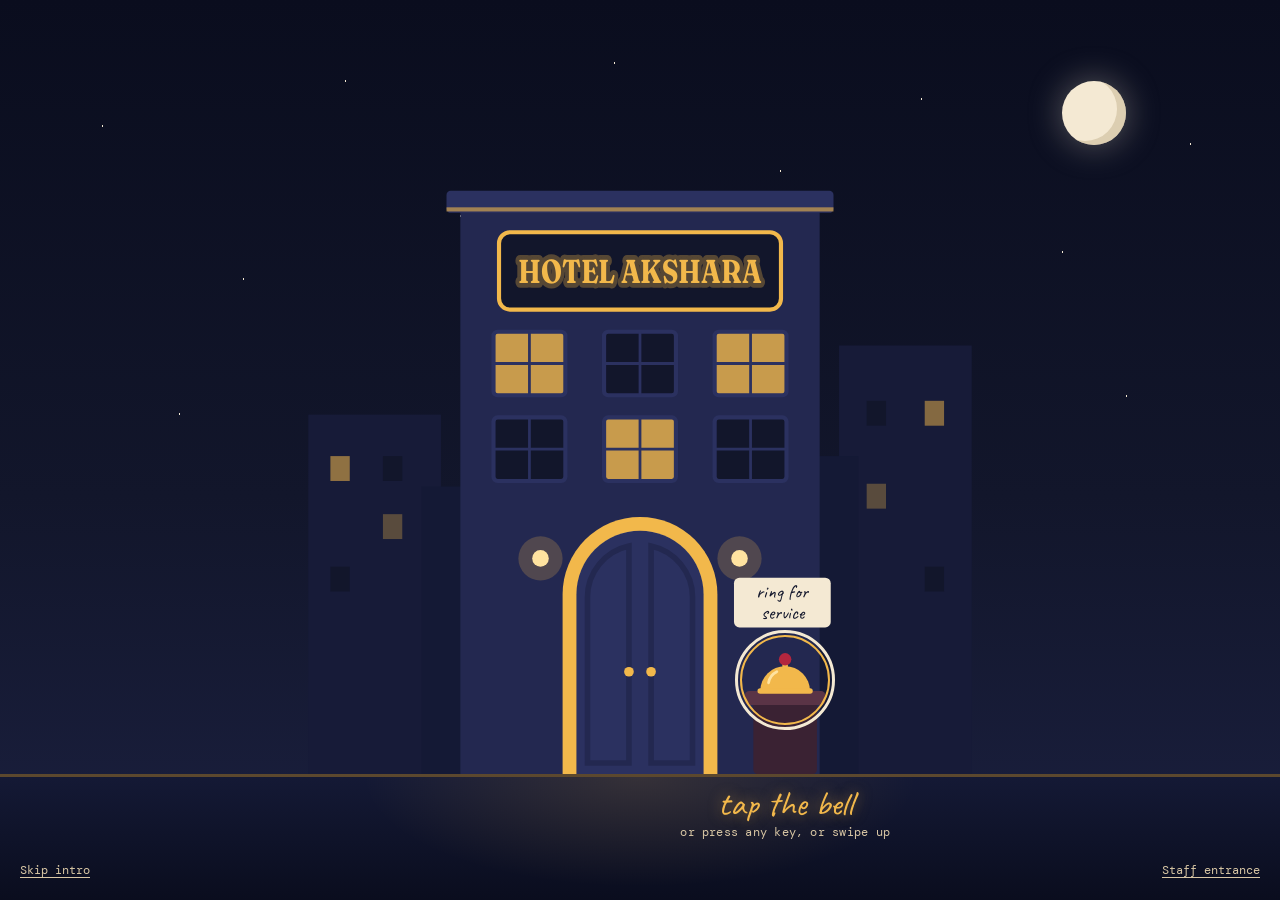
<file: index.html>
<!doctype html>
<html lang="en">
<head>
<meta charset="utf-8">
<meta name="viewport" content="width=device-width, initial-scale=1, viewport-fit=cover">
<title>Hotel Akshara</title>
<meta name="description" content="Akshara Kabra's portfolio, built as a small night-time hotel. Checked in, not checked out.">
<meta name="theme-color" content="#12162B">
<meta property="og:type" content="website">
<meta property="og:title" content="Hotel Akshara">
<meta property="og:description" content="Akshara Kabra's portfolio, built as a small night-time hotel. Checked in, not checked out.">
<link rel="icon" href="favicon.svg" type="image/svg+xml">
<link rel="preconnect" href="https://fonts.googleapis.com">
<link rel="preconnect" href="https://fonts.gstatic.com" crossorigin>
<link rel="stylesheet" href="https://fonts.googleapis.com/css2?family=Caveat:wght@500&family=DM+Mono:wght@400;500&family=Fraunces:opsz,wght@9..144,400;9..144,700&display=swap">
<link rel="stylesheet" href="css/tokens.css">
<link rel="stylesheet" href="css/style.css">
<link rel="stylesheet" href="css/entrance.css">
<link rel="stylesheet" href="css/lobby.css">
<link rel="stylesheet" href="css/workshop.css">
<link rel="stylesheet" href="css/trophy.css">
<link rel="stylesheet" href="css/gallery.css">
<link rel="stylesheet" href="css/minibar.css">
<link rel="stylesheet" href="css/archive.css">
<link rel="stylesheet" href="css/roof.css">
<link rel="stylesheet" href="css/basement.css">
<link rel="stylesheet" href="css/secrets.css">
<noscript><style>.loader{display:none}</style></noscript>

<!-- Scripts run in this order. app.js creates `Hotel`; everything after it
     plugs in. Later clusters add one file per floor in js/floors/ and list
     it at the end of this block. -->
<script src="js/content.js" defer></script>
<script src="js/audio.js" defer></script>
<script src="js/elevator.js" defer></script>
<script src="js/entrance.js" defer></script>
<script src="js/app.js" defer></script>
<script src="js/keys.js" defer></script>
<script src="js/sound.js" defer></script>
<script src="js/tips.js" defer></script>
<script src="js/floors/lobby.js" defer></script>
<script src="js/floors/workshop.js" defer></script>
<script src="js/floors/trophy.js" defer></script>
<script src="js/floors/gallery.js" defer></script>
<script src="js/floors/minibar.js" defer></script>
<script src="js/floors/archive.js" defer></script>
<script src="js/floors/roof.js" defer></script>
<script src="js/floors/basement.js" defer></script>
<script src="js/secrets.js" defer></script>
</head>
<body>

<div class="loader" id="loader" role="status">
  <p>Checking in...</p>
</div>

<h1 class="sr-only">Hotel Akshara, the portfolio of Akshara Kabra</h1>

<div class="hotel">
  <div class="stage" id="stage">
    <div class="marquee" aria-hidden="true">
      HOTEL AKSHARA
      <small>checked in, not checked out</small>
    </div>
    <div class="shaft" id="shaft"></div>
    <noscript>
      <p class="nojs">This hotel runs on JavaScript. The <a href="staff.html">staff entrance</a> works without it.</p>
    </noscript>
  </div>

  <aside class="panel" aria-label="Elevator controls">
    <div class="display" aria-hidden="true">
      <i class="arrow" id="arrow"></i>
      <span id="display">L</span>
    </div>
    <nav class="buttons" id="buttons" aria-label="Choose a floor"></nav>
    <div class="extras">
      <button type="button" class="sound" id="sound" aria-pressed="false">
        <span>Sound</span><span class="sound-state" id="sound-state">off</span>
      </button>
      <a class="staff" href="staff.html">Staff entrance</a>
    </div>
  </aside>
</div>

<div class="sr-only" id="announcer" aria-live="polite"></div>

</body>
</html>
</file>
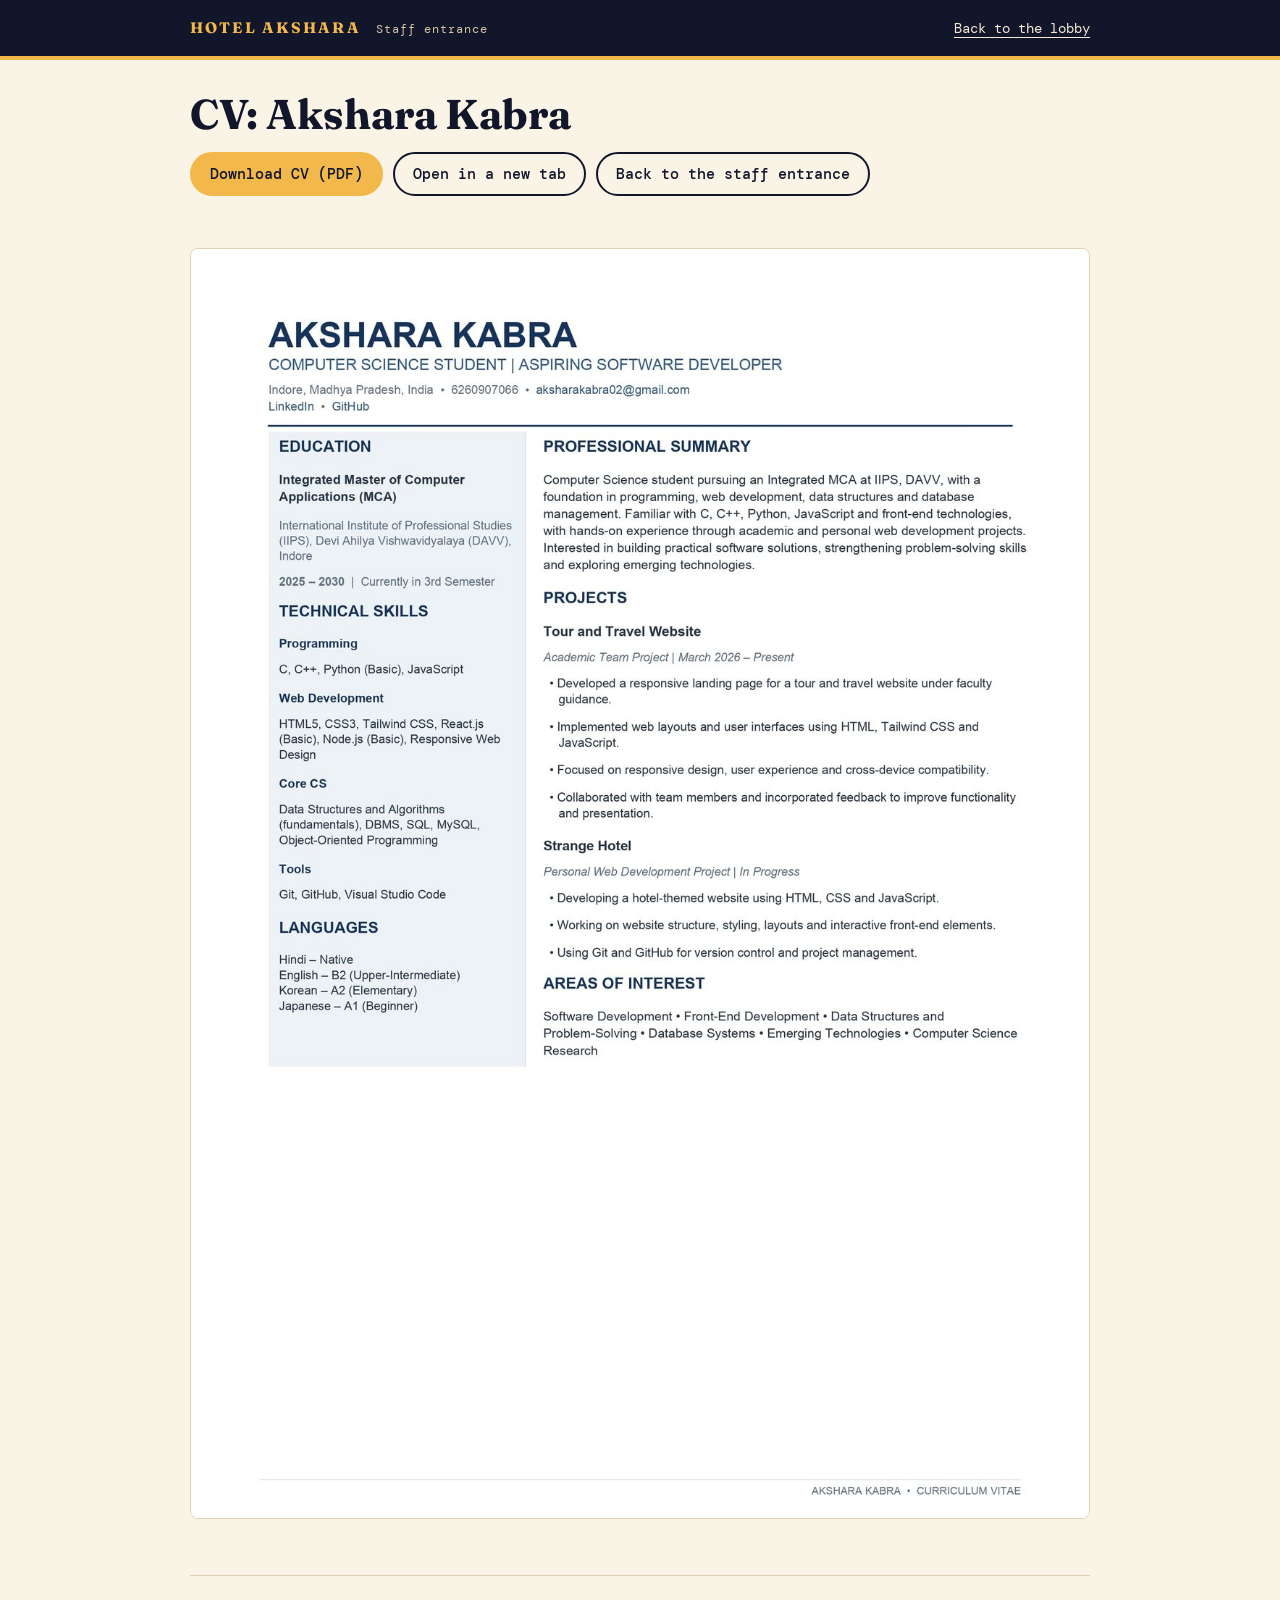
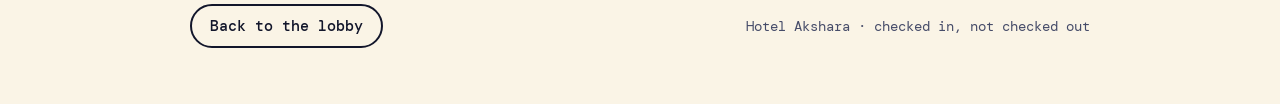
<file: cv.html>
<!doctype html>
<html lang="en">
<head>
<meta charset="utf-8">
<meta name="viewport" content="width=device-width, initial-scale=1">
<title>CV | Akshara Kabra</title>
<meta name="description" content="The CV of Akshara Kabra, MCA (Integrated) student at DAVV Indore.">
<meta name="theme-color" content="#12162B">
<link rel="icon" href="favicon.svg" type="image/svg+xml">
<link rel="preconnect" href="https://fonts.googleapis.com">
<link rel="preconnect" href="https://fonts.gstatic.com" crossorigin>
<link rel="stylesheet" href="https://fonts.googleapis.com/css2?family=Caveat:wght@500&family=DM+Mono:wght@400;500&family=Fraunces:opsz,wght@9..144,400;9..144,700&display=swap">
<link rel="stylesheet" href="css/tokens.css">
<link rel="stylesheet" href="css/staff.css">
<script src="js/content.js" defer></script>
<script src="js/staff.js" defer></script>
</head>
<body class="staff-page" data-page="cv">

<a class="skip" href="#main">Skip to content</a>

<header class="site-bar">
  <div class="wrap bar-in">
    <a class="brand" href="index.html">Hotel Akshara <span>Staff entrance</span></a>
    <a class="door-link" href="index.html">Back to the lobby</a>
  </div>
</header>

<!-- Built from js/content.js by js/staff.js: the CV file is set in staff.cv -->
<main id="main" class="wrap" tabindex="-1">
  <p class="loading">Loading...</p>
  <noscript>
    <p>This page needs JavaScript to show the CV. <a href="staff.html">Back to the staff entrance</a>.</p>
  </noscript>
</main>

</body>
</html>
</file>
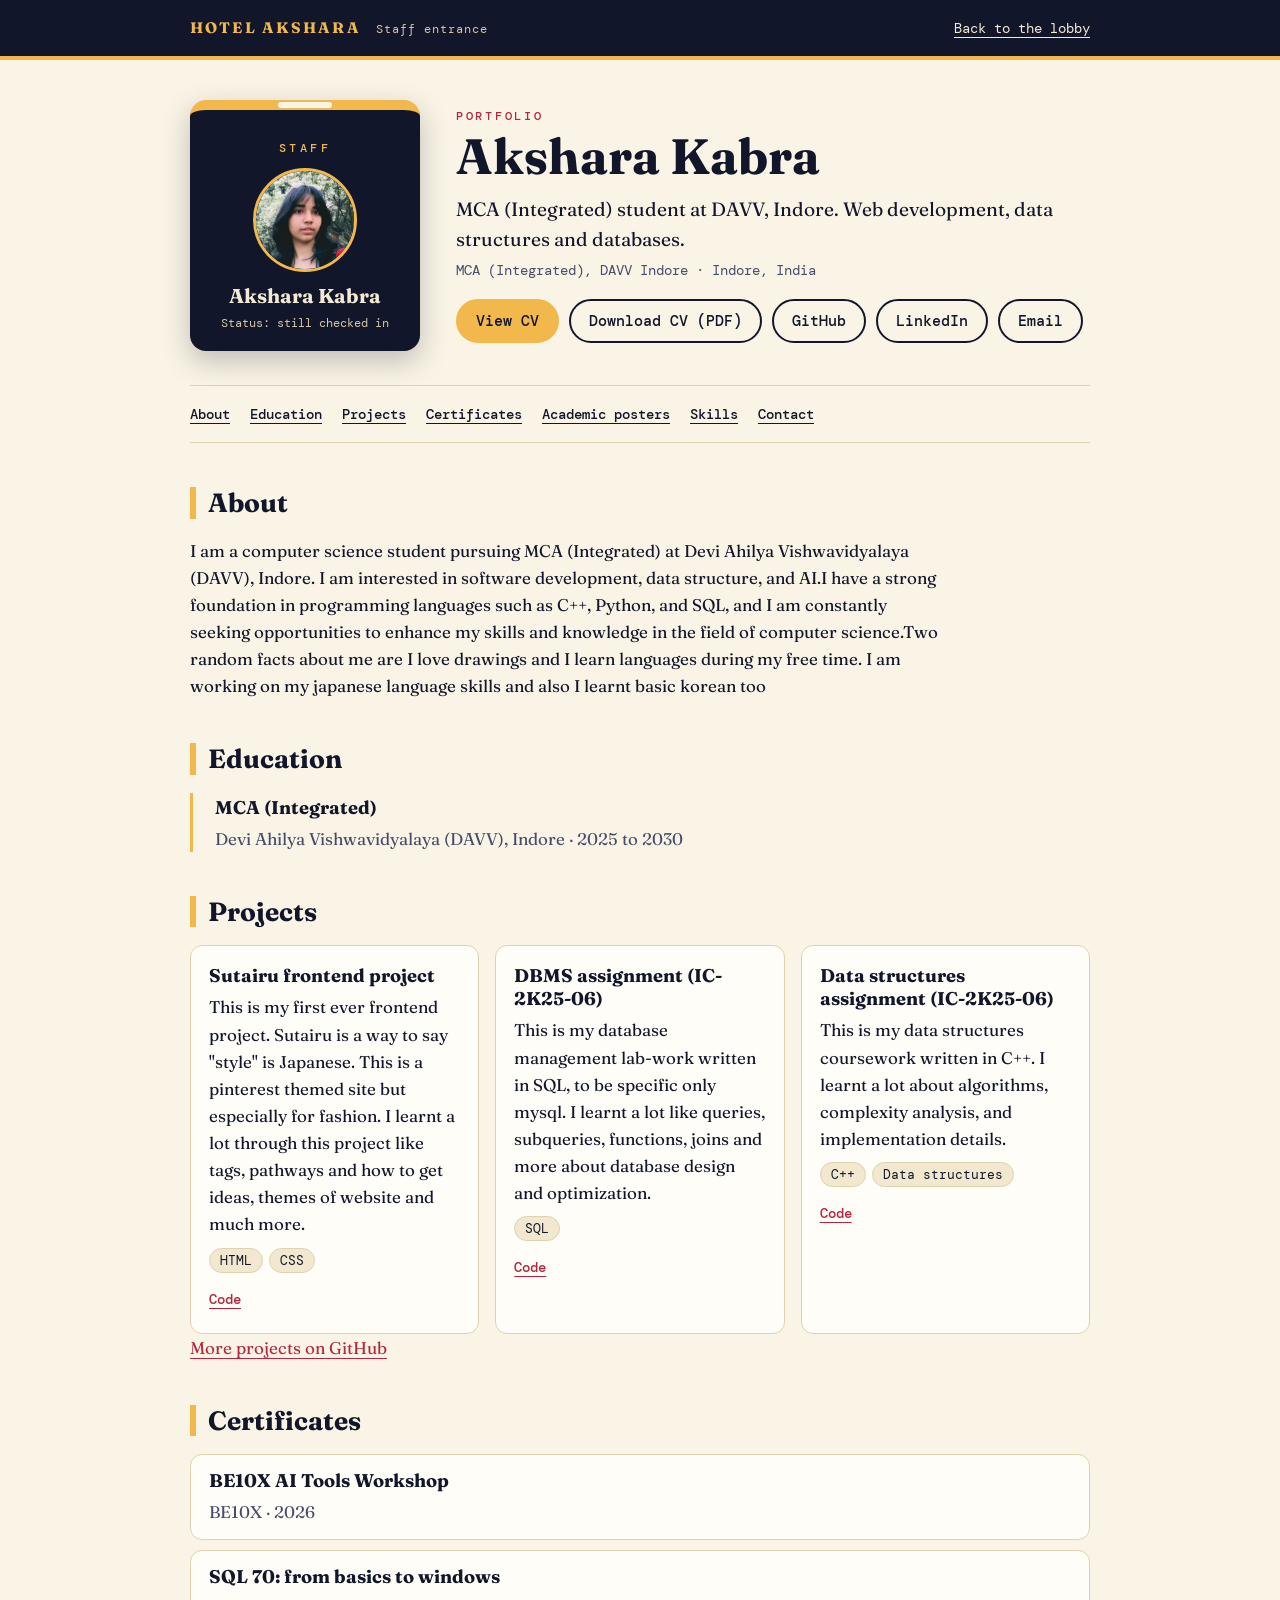
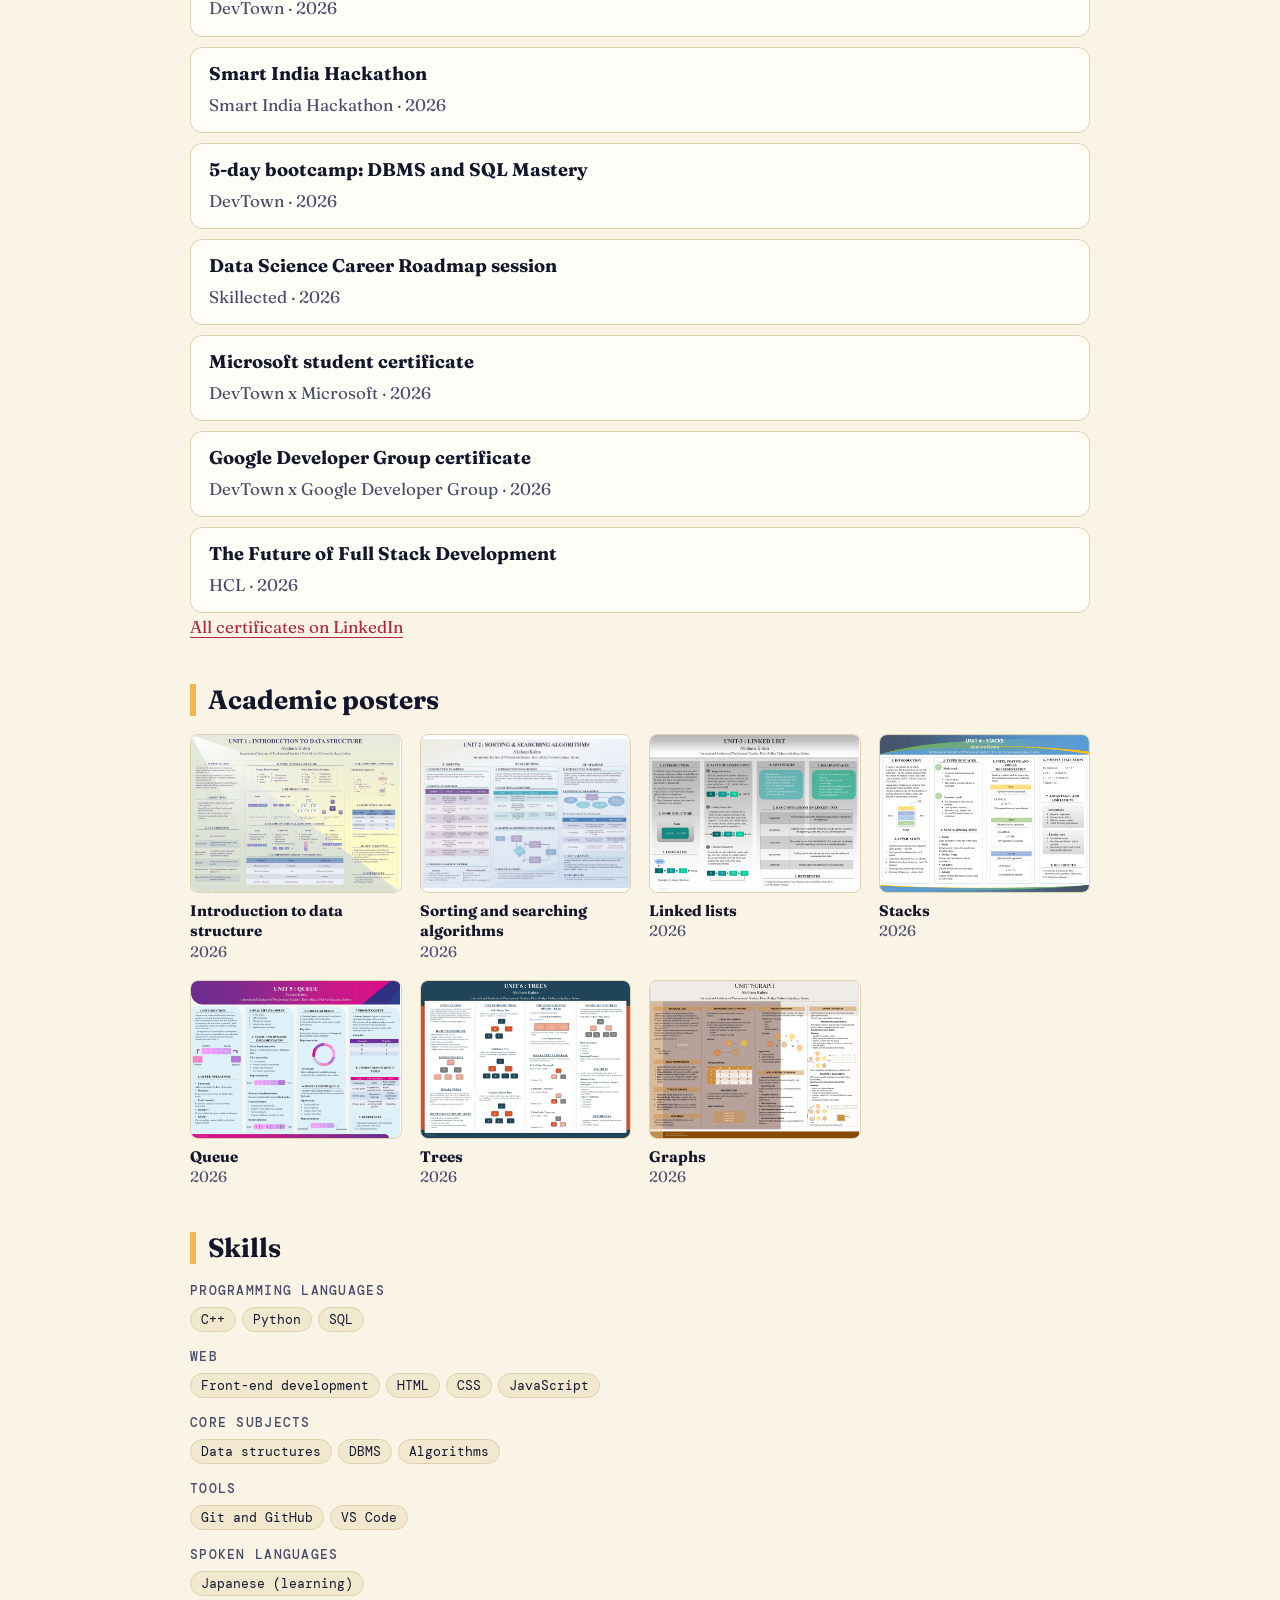
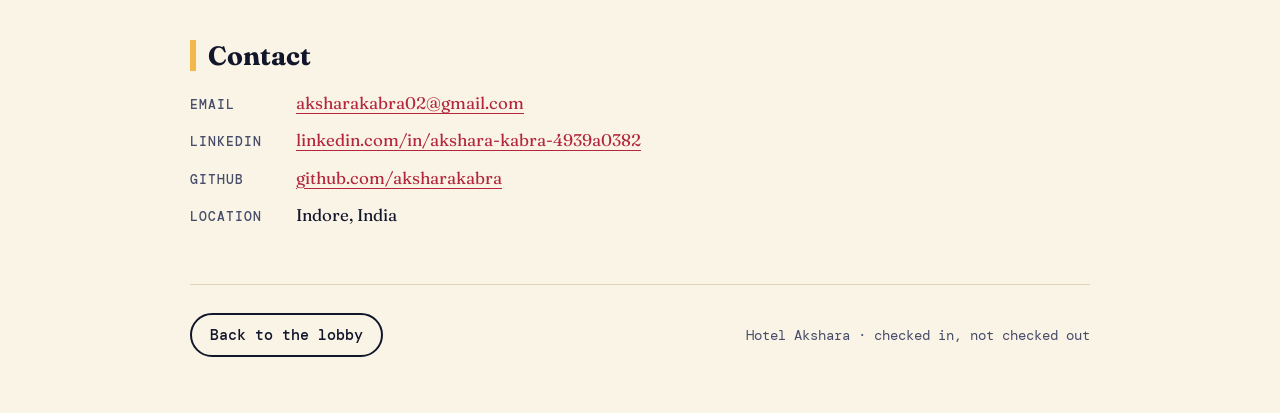
<file: staff.html>
<!doctype html>
<html lang="en">
<head>
<meta charset="utf-8">
<meta name="viewport" content="width=device-width, initial-scale=1">
<title>Akshara Kabra | Portfolio, CV and links (Staff entrance)</title>
<meta name="description" content="Akshara Kabra, MCA (Integrated) student at DAVV Indore: CV, projects, certificates, posters and contact links on one simple page.">
<meta name="theme-color" content="#12162B">
<link rel="icon" href="favicon.svg" type="image/svg+xml">
<link rel="preconnect" href="https://fonts.googleapis.com">
<link rel="preconnect" href="https://fonts.gstatic.com" crossorigin>
<link rel="stylesheet" href="https://fonts.googleapis.com/css2?family=Caveat:wght@500&family=DM+Mono:wght@400;500&family=Fraunces:opsz,wght@9..144,400;9..144,700&display=swap">
<link rel="stylesheet" href="css/tokens.css">
<link rel="stylesheet" href="css/staff.css">
<script src="js/content.js" defer></script>
<script src="js/staff.js" defer></script>
</head>
<body class="staff-page" data-page="staff">

<a class="skip" href="#main">Skip to content</a>

<header class="site-bar">
  <div class="wrap bar-in">
    <a class="brand" href="index.html">Hotel Akshara <span>Staff entrance</span></a>
    <a class="door-link" href="index.html">Back to the lobby</a>
  </div>
</header>

<!-- Everything below is built from js/content.js by js/staff.js -->
<main id="main" class="wrap" tabindex="-1">
  <p class="loading">Loading...</p>
  <noscript>
    <p>This page lists my details using JavaScript, which seems to be switched off. My CV is here: <a href="cv.html">cv.html</a>.</p>
  </noscript>
</main>

</body>
</html>
</file>
<file: css/tokens.css>
/* Midnight Motel: the design tokens. Change a color here and it changes everywhere. */
:root {
  /* palette */
  --ink:      #12162B;  /* night sky, main background */
  --ink-2:    #1B2040;  /* walls, panels */
  --ink-3:    #232850;  /* floor tiles, buttons */
  --door:     #2B3160;  /* elevator and room doors */
  --amber:    #F2B84B;  /* lamp light, brass, the main accent */
  --red:      #B3263E;  /* velvet red, carpets, uniforms */
  --red-d:    #8A1B2E;
  --cream:    #F4E9D3;  /* paper, main text */
  --cream-d:  #D9C7A5;  /* softer text */
  --mint:     #7FD1B9;  /* plants, small highlights */

  /* type */
  --font-serif: 'Fraunces', Georgia, serif;
  --font-mono:  'DM Mono', ui-monospace, 'SFMono-Regular', Menlo, monospace;
  --font-hand:  'Caveat', 'Comic Sans MS', cursive;

  /* layout */
  --panel-w: 92px;
}
</file>
<file: css/style.css>
/* Hotel Akshara: layout and the elevator shell (cluster 1) */

*, *::before, *::after { box-sizing: border-box; }
html, body { height: 100%; margin: 0; }
body {
  background: var(--ink);
  color: var(--cream);
  font-family: var(--font-mono);
  overflow: hidden;
  -webkit-font-smoothing: antialiased;
}
.sr-only {
  position: absolute; width: 1px; height: 1px; margin: -1px; padding: 0;
  overflow: hidden; clip: rect(0 0 0 0); white-space: nowrap; border: 0;
}
:focus-visible { outline: 3px solid var(--cream); outline-offset: 3px; }

/* ---------- loader ---------- */
.loader {
  position: fixed; inset: 0; z-index: 100;
  display: grid; place-items: center;
  background: var(--ink);
  font-family: var(--font-hand);
  font-size: clamp(1.8rem, 5vw, 2.6rem);
  color: var(--amber);
  transition: opacity .5s ease, visibility .5s;
}
.loader p { margin: 0; }
.loader.is-done { opacity: 0; visibility: hidden; }

/* ---------- page frame ---------- */
.hotel {
  display: grid;
  grid-template-columns: minmax(0, 1fr) var(--panel-w);
  height: 100vh;
  height: 100dvh;
}
.stage { position: relative; overflow: hidden; overflow: clip; min-width: 0; }  /* clip: nothing can scroll the stage by focus */

/* soft darkening while the elevator is travelling */
.stage::after {
  content: ""; position: absolute; inset: 0; z-index: 4; pointer-events: none;
  background: radial-gradient(ellipse at center, transparent 40%, rgba(10, 13, 30, .55));
  opacity: 0; transition: opacity .25s ease;
}
.stage.is-moving::after { opacity: 1; }

/* the hotel sign */
.marquee {
  position: absolute; top: 18px; left: 22px; z-index: 5; pointer-events: none;
  font-family: var(--font-serif); font-weight: 700;
  font-size: clamp(.95rem, 2.4vw, 1.35rem);
  letter-spacing: .14em;
  color: var(--amber);
  text-shadow: 0 0 6px rgba(242, 184, 75, .7), 0 0 22px rgba(242, 184, 75, .35);
}
.marquee small {
  display: block; margin-top: 2px;
  font-family: var(--font-hand); font-weight: 500;
  font-size: 1.15em; letter-spacing: 0;
  color: var(--cream-d); text-shadow: none;
}

.nojs { position: absolute; inset: 0; display: grid; place-items: center; margin: 0; padding: 24px; text-align: center; z-index: 6; }
.nojs a { color: var(--amber); }

/* ---------- the shaft: all floors stacked, we slide it ---------- */
.shaft {
  position: absolute; top: 0; left: 0; right: 0;
  transform: translate3d(0, calc(var(--idx, 0) * -100vh), 0);
  transform: translate3d(0, calc(var(--idx, 0) * -100dvh), 0);
  will-change: transform;
}

/* ---------- a floor ---------- */
.floor {
  --accent: var(--amber);
  position: relative; isolation: isolate; overflow: hidden; overflow: clip;
  height: 100vh; height: 100dvh;
  display: grid; place-items: end center;
  padding: 76px 24px 16vh;
  padding-bottom: 16dvh; /* the room stands on the tile floor */
  background:
    radial-gradient(70% 45% at 50% 0%, color-mix(in srgb, var(--accent) 20%, transparent), transparent 72%),
    linear-gradient(180deg, var(--ink), var(--ink-2));
}
/* lower wall panel */
.floor::before {
  content: ""; position: absolute; left: 0; right: 0; bottom: 16%; height: 26%; z-index: -1;
  background: var(--ink-2);
  border-top: 4px solid color-mix(in srgb, var(--accent) 50%, transparent);
}
/* checkered floor */
.floor::after {
  content: ""; position: absolute; left: 0; right: 0; bottom: 0; height: 16%; z-index: -1;
  background: repeating-conic-gradient(var(--ink-3) 0 25%, var(--ink-2) 0 50%) 0 0 / 56px 56px;
}

.room {
  display: flex; flex-direction: column; align-items: center; text-align: center;
  gap: clamp(8px, 1.6vh, 16px);
  max-width: 640px;
}
.kicker {
  margin: 0; font-size: .8rem; letter-spacing: .32em; text-transform: uppercase;
  color: var(--accent);
}
.floor-name {
  margin: 0; font-family: var(--font-serif); font-weight: 700;
  font-size: clamp(2rem, 7vw, 4.4rem); line-height: 1.05;
}
.tagline {
  margin: 0; max-width: 30ch;
  font-family: var(--font-hand); font-size: clamp(1.3rem, 3.2vw, 1.9rem);
  color: var(--cream-d);
}

/* placeholder door with a hanging sign (replaced floor by floor in later clusters) */
.door-prop {
  position: relative;
  margin-top: clamp(10px, 3vh, 28px);
  margin-bottom: -6px; /* sink the door into the floor line */
  width: clamp(92px, 18vh, 150px);
  height: clamp(125px, 28vh, 225px);
  background: var(--door);
  border: 6px solid var(--accent); border-bottom: 0;
  border-radius: 70px 70px 0 0;
  box-shadow: inset 0 0 0 8px var(--ink-3);
}
.door-prop::after { /* door knob */
  content: ""; position: absolute; right: 14%; top: 56%;
  width: 10px; height: 10px; border-radius: 50%; background: var(--accent);
}
.plate {
  position: absolute; top: 20%; left: 50%; transform: translateX(-50%);
  min-width: 34px; padding: 3px 8px; border-radius: 4px;
  background: var(--accent); color: var(--ink);
  font-weight: 500; font-size: .95rem; text-align: center;
}
.sign {
  position: absolute; left: -14%; top: 60%; width: 128%;
  margin: 0; padding: 8px 10px;
  background: var(--cream); color: var(--ink);
  border-radius: 4px;
  font-family: var(--font-hand); font-size: 1.2rem; line-height: 1.1; text-align: center;
  transform-origin: 50% -10px;
  transform: rotate(-3deg);
  animation: sway 5s ease-in-out infinite alternate;
}
.sign::before { /* nail */
  content: ""; position: absolute; top: -10px; left: 50%; margin-left: -4px;
  width: 8px; height: 8px; border-radius: 50%; background: var(--accent);
}
@keyframes sway { from { transform: rotate(-3deg); } to { transform: rotate(2.5deg); } }

/* ---------- the elevator panel ---------- */
.panel {
  display: flex; flex-direction: column; align-items: center;
  justify-content: safe center;
  gap: 14px; padding: 14px 8px;
  background: var(--ink-2);
  border-left: 4px solid color-mix(in srgb, var(--amber) 55%, var(--ink));
  overflow-y: auto; overflow-x: hidden; scrollbar-width: none;
}
.panel::-webkit-scrollbar { display: none; }

.display {
  position: relative; flex: none;
  width: 64px; height: 56px; display: grid; place-items: center;
  background: #0A0D1E; border: 2px solid var(--amber); border-radius: 8px;
  box-shadow: inset 0 0 12px rgba(242, 184, 75, .15);
}
.display span {
  font-size: 1.7rem; font-weight: 500; color: var(--amber);
  text-shadow: 0 0 10px rgba(242, 184, 75, .7);
}
.arrow { position: absolute; top: 5px; right: 6px; width: 0; height: 0;
         border-left: 5px solid transparent; border-right: 5px solid transparent; opacity: 0; }
.arrow.up   { border-bottom: 7px solid var(--amber); opacity: 1; }
.arrow.down { border-top: 7px solid var(--amber); opacity: 1; }

.buttons { display: flex; flex-direction: column; gap: 10px; flex: none; }
.fbtn {
  width: 44px; height: 44px; padding: 0; border-radius: 50%;
  display: grid; place-items: center;
  border: 2px solid var(--amber); background: var(--ink-3); color: var(--cream);
  font: 500 .95rem var(--font-mono);
  cursor: pointer;
  transition: background .2s, color .2s, box-shadow .2s, transform .1s;
}
.fbtn:hover { background: #2D3566; }
.fbtn:active { transform: scale(.94); }
.fbtn[aria-current="true"] {
  background: var(--amber); color: var(--ink);
  box-shadow: 0 0 16px rgba(242, 184, 75, .6);
}
.fbtn.is-target { animation: blink .5s steps(2) infinite; }
@keyframes blink { 50% { box-shadow: 0 0 0 4px rgba(242, 184, 75, .45); } }

.extras { display: flex; flex-direction: column; align-items: center; gap: 8px; margin-top: 6px; flex: none; }
.sound {
  width: 72px; min-height: 44px; padding: 6px 4px;
  display: flex; flex-direction: column; align-items: center; justify-content: center;
  font: 500 .7rem/1.25 var(--font-mono); color: var(--cream);
  background: transparent; border: 1.5px solid color-mix(in srgb, var(--cream) 45%, transparent);
  border-radius: 999px; cursor: pointer;
}
.sound-state { color: var(--cream-d); }
.sound[aria-pressed="true"] { border-color: var(--amber); }
.sound[aria-pressed="true"] .sound-state { color: var(--amber); }
.staff {
  display: block; padding: 8px 4px; min-height: 44px;
  font-size: .7rem; line-height: 1.3; text-align: center;
  color: var(--cream-d); text-decoration: underline; text-underline-offset: 3px;
}
.staff:hover { color: var(--amber); }

/* small screens */
@media (max-width: 640px) {
  :root { --panel-w: 72px; }
  .panel { padding: 14px 6px; }
  .floor { padding: 66px 14px 16vh; padding-bottom: 16dvh; }
  .marquee { top: 14px; left: 14px; }
  .display { width: 56px; }
  .sound { width: 60px; }
}
@media (max-height: 600px) {
  .panel { gap: 8px; }
  .buttons { gap: 6px; }
  .fbtn { width: 40px; height: 40px; }
}

/* tiny shake while moving */
.stage.is-moving .floor > * { animation: rumble .12s linear infinite; }
@keyframes rumble {
  0% { translate: 0 0; } 25% { translate: 1px 0; } 50% { translate: 0 1px; } 75% { translate: -1px 0; }
}

/* the floor number flashes when the elevator arrives (cluster 10) */
.display span.is-ding { animation: ding .9s ease-out; }
@keyframes ding { 0% { transform: scale(1.5); text-shadow: 0 0 22px #fff; } 100% { transform: none; } }
.display:has(.is-ding) { animation: dingbox .9s ease-out; }
@keyframes dingbox { 0% { box-shadow: 0 0 22px 4px rgba(242, 184, 75, .8), inset 0 0 12px rgba(242, 184, 75, .15); } }

/* ---------- the key ring (js/keys.js) ---------- */
.keyring {
  position: absolute; top: 12px; right: 12px; z-index: 5;
  display: flex; flex-wrap: wrap; justify-content: flex-end; gap: 2px;
  max-width: 60%; margin: 0; padding: 0; list-style: none; pointer-events: none;
}
.keyring:empty { display: none; }
.key { width: 30px; height: 30px; display: grid; place-items: center; filter: drop-shadow(0 0 6px rgba(242, 184, 75, .45)); }
.key.is-new { animation: keypop .8s cubic-bezier(.3, 1.6, .5, 1); }
/* many keys: tuck the ring under the hotel name on narrow screens */
@media (max-width: 640px) {
  .keyring { top: 64px; right: 12px; flex-wrap: nowrap; max-width: calc(100% - 24px); }
  .key { width: 24px; height: 24px; margin-left: -7px; }
}
@keyframes keypop { from { transform: scale(2.6) rotate(-40deg); opacity: 0; } to { transform: none; opacity: 1; } }

@media (prefers-reduced-motion: reduce) {
  *, *::before, *::after { animation: none !important; transition-duration: .01ms !important; }
}

/* ---------- hover tips on the elevator buttons (js/tips.js) ---------- */
.tip {
  position: fixed; z-index: 80; display: flex; flex-direction: column; gap: 2px; max-width: 230px;
  padding: 8px 12px; background: var(--cream); color: var(--ink); border: 2px solid var(--amber); border-radius: 10px;
  box-shadow: 0 6px 0 rgba(0, 0, 0, .3); font-family: var(--font-mono); pointer-events: none;
}
.tip[hidden] { display: none; }
.tip strong { font-size: .82rem; font-weight: 500; letter-spacing: .02em; }
.tip span { font-size: .78rem; color: #464C69; line-height: 1.3; }
</file>
<file: css/entrance.css>
/* Entrance (cluster 2): the night street, the bell and the opening door */

.entrance {
  --ground: max(14%, 120px);
  position: fixed; inset: 0; z-index: 90; overflow: hidden;
  background: #0A0D1E;
  font-family: var(--font-mono);
  touch-action: none;
  transition: opacity .6s ease;
}
.entrance.is-fading { opacity: 0; pointer-events: none; }

/* ---------- sky ---------- */
.entrance-sky {
  position: absolute; inset: 0;
  background:
    radial-gradient(1.6px 1.6px at 8% 14%,  #F4E9D3 50%, transparent 55%),
    radial-gradient(1.2px 1.2px at 19% 31%, #F4E9D3 50%, transparent 55%),
    radial-gradient(1.8px 1.8px at 27% 9%,  #F4E9D3 50%, transparent 55%),
    radial-gradient(1.2px 1.2px at 36% 24%, #F4E9D3 50%, transparent 55%),
    radial-gradient(1.6px 1.6px at 48% 7%,  #F4E9D3 50%, transparent 55%),
    radial-gradient(1.2px 1.2px at 61% 19%, #F4E9D3 50%, transparent 55%),
    radial-gradient(1.8px 1.8px at 72% 11%, #F4E9D3 50%, transparent 55%),
    radial-gradient(1.2px 1.2px at 83% 28%, #F4E9D3 50%, transparent 55%),
    radial-gradient(1.6px 1.6px at 93% 16%, #F4E9D3 50%, transparent 55%),
    radial-gradient(1.2px 1.2px at 14% 46%, #F4E9D3 50%, transparent 55%),
    radial-gradient(1.2px 1.2px at 88% 44%, #F4E9D3 50%, transparent 55%),
    linear-gradient(180deg, #0A0D1E 0%, #12162B 55%, #1B2040 100%);
  animation: twinkle 4s ease-in-out infinite alternate;
}
@keyframes twinkle { from { opacity: .82; } to { opacity: 1; } }

.entrance-moon {
  position: absolute; top: 9%; right: 12%;
  width: clamp(38px, 7vw, 64px); aspect-ratio: 1; border-radius: 50%;
  background: #F4E9D3;
  box-shadow: 0 0 34px rgba(244, 233, 211, .35), inset -9px -4px 0 rgba(201, 185, 150, .55);
}

/* ---------- the world (building + street) is what the camera zooms ---------- */
.entrance-world {
  position: absolute; inset: 0;
  transform-origin: 50% 70%;
  transition: transform 1.5s cubic-bezier(.55, .05, .85, .45);
}
.entrance.is-zooming .entrance-world { transform: scale(var(--zoom, 12)); }

.entrance-scene { position: absolute; left: 0; right: 0; top: 0; bottom: var(--ground); }
.entrance-scene svg { display: block; width: 100%; height: 100%; overflow: visible; }

.entrance-ground {
  position: absolute; left: 0; right: 0; bottom: 0; height: var(--ground);
  overflow: hidden;
  background: linear-gradient(180deg, #141935, #0A0D1E);
  border-top: 3px solid rgba(242, 184, 75, .35);
}
.entrance-ground::before { /* warm light on the pavement */
  content: ""; position: absolute; left: 50%; top: 0;
  width: min(560px, 90vw); height: 90%; transform: translateX(-50%);
  background: radial-gradient(ellipse at top, rgba(242, 184, 75, .5), transparent 70%);
  opacity: .3; transition: opacity 1s ease;
}
.entrance.is-opening .entrance-ground::before { opacity: 1; }

/* ---------- the sign hums; it flickers when the bell rings ---------- */
.e-sign-lit { animation: hum 2.4s ease-in-out infinite alternate; }
@keyframes hum { from { opacity: .82; } to { opacity: 1; } }
.entrance.is-ringing .e-sign-lit { animation: flicker .9s linear; }
@keyframes flicker {
  0%, 100% { opacity: 1; } 15% { opacity: .25; } 28% { opacity: 1; }
  42% { opacity: .45; } 58% { opacity: 1; } 72% { opacity: .7; }
}

/* ---------- the bell ---------- */
#e-bell-dome { transform-box: fill-box; transform-origin: 50% 100%; }
.e-btn { transition: transform .1s; transform-box: fill-box; }
.entrance.is-ringing #e-bell-dome { animation: wobble .9s ease-out; }
.entrance.is-ringing .e-btn { transform: translateY(3px); }
@keyframes wobble {
  0% { transform: rotate(0); } 12% { transform: rotate(-9deg); } 28% { transform: rotate(7deg); }
  44% { transform: rotate(-5deg); } 60% { transform: rotate(3deg); } 78% { transform: rotate(-1.5deg); }
  100% { transform: rotate(0); }
}
.e-ding { opacity: 0; fill: none; stroke: #F4E9D3; stroke-width: 3; stroke-linecap: round; }
.entrance.is-ringing .e-ding { animation: ding .9s ease-out; }
@keyframes ding { 0% { opacity: 0; } 15% { opacity: .9; } 100% { opacity: 0; } }

/* ---------- the doors swing open (drawn as a flat fold toward the hinges) ---------- */
.e-leaf {
  transform-box: fill-box;
  transition: transform .9s cubic-bezier(.5, 0, .2, 1);
}
#e-leaf-l { transform-origin: 0 50%; }
#e-leaf-r { transform-origin: 100% 50%; }
.entrance.is-opening .e-leaf { transform: scaleX(.12); }

/* ---------- controls (real buttons, placed over the drawing by JS) ---------- */
.entrance-ui { transition: opacity .25s ease; }
.entrance.is-ringing .entrance-ui { opacity: 0; pointer-events: none; }

.entrance-bell {
  position: absolute; z-index: 3; padding: 0; border: 0; border-radius: 50%;
  background: transparent; cursor: pointer; -webkit-tap-highlight-color: transparent;
}
.entrance-bell::before { /* the "tap me" pulse */
  content: ""; position: absolute; inset: -2px;
  border: 2px solid #F2B84B; border-radius: 50%;
  animation: ping 1.8s ease-out infinite;
}
.entrance-bell:hover { background: rgba(242, 184, 75, .14); }
.entrance-bell:focus-visible { outline: 3px solid #F4E9D3; outline-offset: 4px; }
@keyframes ping { 0% { transform: scale(.7); opacity: .9; } 100% { transform: scale(1.45); opacity: 0; } }

.entrance-hint {
  position: absolute; z-index: 3; margin: 0; transform: translateX(-50%);
  width: max-content; max-width: 86vw; text-align: center; pointer-events: none;
  font-family: var(--font-hand); font-size: clamp(1.6rem, 4vw, 2.2rem); line-height: 1.05;
  color: var(--amber);
  text-shadow: 0 0 14px rgba(242, 184, 75, .5);
}
.entrance-hint small {
  display: block; margin-top: 4px;
  font-family: var(--font-mono); font-size: .72rem; letter-spacing: .02em;
  color: var(--cream-d); text-shadow: none;
}

.entrance-skip, .entrance-staff {
  position: absolute; z-index: 3; bottom: 8px;
  min-height: 44px; display: inline-flex; align-items: center;
  padding: 0 10px; background: transparent; border: 0; cursor: pointer;
  font: 400 .78rem/1 var(--font-mono);
  color: var(--cream-d); text-decoration: underline; text-underline-offset: 3px;
}
.entrance-skip { left: 10px; }
.entrance-staff { right: 10px; }
.entrance-skip:hover, .entrance-staff:hover { color: var(--amber); }
.entrance-skip:focus-visible, .entrance-staff:focus-visible { outline: 3px solid var(--cream); outline-offset: 2px; }
</file>
<file: css/lobby.css>
/* Lobby (cluster 3): Foxie at the front desk */

.floor.lobby {
  display: block; padding: 0; background: #1B2040;
  /* the window changes with the visitor's local time (classes set by js/floors/lobby.js) */
  --sky-a: #0A0D1E; --sky-b: #1B2040; --stars: 1; --moon: 1; --sun: 0; --sun-y: 0px; --fuji: #12162B;
}
.floor.lobby.t-morning   { --sky-a: #4B5CA8; --sky-b: #F7B58A; --stars: .2; --moon: 0; --sun: 1; --sun-y: 34px;  --fuji: #2B3160; }
.floor.lobby.t-afternoon { --sky-a: #7FB2D9; --sky-b: #D6EAF0; --stars: 0;  --moon: 0; --sun: 1; --sun-y: -30px; --fuji: #3A4285; }
.floor.lobby.t-evening   { --sky-a: #3B1F4A; --sky-b: #E8503A; --stars: .45; --moon: 0; --sun: 1; --sun-y: 42px;  --fuji: #241335; }
.floor.lobby::before, .floor.lobby::after { display: none; }

.lb-scene { position: absolute; inset: 0; overflow: hidden; }
.lb-svg {
  position: absolute; left: 50%; bottom: 0; transform: translateX(-50%);
  display: block; overflow: visible;
  aspect-ratio: 640 / 520; width: auto;
  /* fill the height on wide screens; on phones zoom in on the desk instead of shrinking */
  height: min(100%, calc((100vw - var(--panel-w)) * 1.38));
}
.lobby[inert] .lb-svg * { animation-play-state: paused !important; }

/* ---------- clickable parts ---------- */
.lb-svg .hit { cursor: pointer; outline: none; -webkit-tap-highlight-color: transparent; }
.lb-svg .focus-ring { fill: none; stroke: #F4E9D3; stroke-width: 3; opacity: 0; }
.lb-svg .hit:focus-visible .focus-ring { opacity: 1; }

/* ---------- Foxie ---------- */
.fx-head { transform-origin: 320px 262px; animation: lb-nod 1.8s ease-in-out infinite alternate; }
@keyframes lb-nod { from { transform: rotate(-1.4deg); } to { transform: rotate(1.8deg) translateY(2px); } }

.fx-tail { transform-origin: 374px 314px; animation: lb-wag 2.6s ease-in-out infinite alternate; }
@keyframes lb-wag { from { transform: rotate(-3deg); } to { transform: rotate(5deg); } }

.fx-ear-l { transform-origin: 282px 196px; transition: transform .25s ease; }
.fx-ear-r { transform-origin: 358px 198px; animation: lb-twitch 7s infinite; transition: transform .25s ease; }
@keyframes lb-twitch { 0%, 86%, 100% { transform: rotate(0); } 90% { transform: rotate(8deg); } 94% { transform: rotate(-2deg); } }
.perk .fx-ear-l { transform: rotate(-8deg) scale(1.06); }
.perk .fx-ear-r { animation: none; transform: rotate(8deg) scale(1.06); }

.eyes-open { transform-origin: 320px 213px; animation: lb-blink 4.8s infinite; }
@keyframes lb-blink { 0%, 94%, 100% { transform: scaleY(1); } 97% { transform: scaleY(.08); } }
.eyes-happy { opacity: 0; }
.is-happy .eyes-open, .sip .eyes-open { opacity: 0; }
.is-happy .eyes-happy, .sip .eyes-happy { opacity: 1; }

.mouth-open { opacity: 0; }
.talk .mouth-open { animation: lb-yap .26s steps(1) infinite; }
@keyframes lb-yap { 0% { opacity: 0; } 50% { opacity: 1; } }

/* the coffee sip */
.fx-mug { transform-origin: 320px 304px; transition: transform .45s cubic-bezier(.3, .7, .3, 1); }
.sip .fx-mug { transform: translateY(-22px) rotate(-5deg); }
.sip .fx-head { animation: none; transform: rotate(-5deg) translateY(-3px); transition: transform .4s ease; }
.steam { fill: none; stroke: #F4E9D3; stroke-width: 2; stroke-linecap: round; opacity: 0; animation: lb-steam 3.2s ease-in-out infinite; }
.steam.s2 { animation-delay: 1.4s; }
@keyframes lb-steam { 0% { opacity: 0; transform: translateY(5px); } 35% { opacity: .55; } 100% { opacity: 0; transform: translateY(-9px); } }

/* ---------- the bell ---------- */
#lb-bell-dome { transform-origin: 238px 316px; }
.ring #lb-bell-dome { animation: lb-wobble .9s ease-out; }
.lb-btn { transition: transform .1s; }
.ring .lb-btn { transform: translateY(3px); }
@keyframes lb-wobble {
  0% { transform: rotate(0); } 12% { transform: rotate(-9deg); } 28% { transform: rotate(7deg); }
  44% { transform: rotate(-5deg); } 60% { transform: rotate(3deg); } 78% { transform: rotate(-1.5deg); }
  100% { transform: rotate(0); }
}
.lb-ding { opacity: 0; fill: none; stroke: #F4E9D3; stroke-width: 3; stroke-linecap: round; }
.ring .lb-ding { animation: lb-ding .9s ease-out; }
@keyframes lb-ding { 0% { opacity: 0; } 15% { opacity: .9; } 100% { opacity: 0; } }
.lb-ping { fill: none; stroke: #F2B84B; stroke-width: 2; transform-origin: 238px 302px; animation: lb-ping 1.8s ease-out infinite; }
@keyframes lb-ping { 0% { transform: scale(.7); opacity: .9; } 100% { transform: scale(1.4); opacity: 0; } }
.lb-ringme { font-family: var(--font-hand); font-size: 20px; fill: #F4E9D3; animation: lb-bob 1.6s ease-in-out infinite alternate; }
@keyframes lb-bob { from { transform: translateY(0); } to { transform: translateY(-3px); } }
.rung .lb-ping, .rung .lb-ringme { display: none; }

/* the sleeping little one */
.zzz { font: 700 9px var(--font-mono); fill: #F4E9D3; opacity: 0; animation: lb-zzz 3s ease-in infinite; }
.zzz.z2 { animation-delay: 1.2s; }
@keyframes lb-zzz { 0% { opacity: 0; transform: translate(0, 0); } 25% { opacity: .9; } 100% { opacity: 0; transform: translate(6px, -12px); } }

/* ---------- Foxie's speech bubble ---------- */
.lb-bubble {
  position: absolute; z-index: 4; left: 10px; bottom: 50%;
  width: max-content; max-width: min(340px, calc(100% - 20px));
  padding: 12px 16px 14px;
  background: #F4E9D3; color: #12162B; border-radius: 14px;
  box-shadow: 0 8px 24px rgba(0, 0, 0, .38);
  opacity: 0; transform: translateY(6px); pointer-events: none;
  transition: opacity .25s ease, transform .25s ease;
}
.lb-bubble.is-on { opacity: 1; transform: none; pointer-events: auto; }
.lb-bubble.has-chips { max-width: min(470px, calc(100% - 20px)); } /* wider, so the menu wraps to two rows */
.lb-bubble::after { /* tail pointing at Foxie */
  content: ""; position: absolute; bottom: -9px; left: var(--tail, 50%); margin-left: -9px;
  border: 9px solid transparent; border-top-color: #F4E9D3; border-bottom: 0;
}
.lb-name {
  display: block; margin-bottom: 5px;
  font: 500 .66rem/1 var(--font-mono); letter-spacing: .2em; text-transform: uppercase; color: #B3263E;
}
.lb-say { margin: 0; font-family: var(--font-hand); font-size: 1.4rem; line-height: 1.12; }
.lb-rest { visibility: hidden; }
.lb-chips { display: flex; flex-wrap: wrap; gap: 8px; margin-top: 12px; }
.lb-chips[hidden] { display: none; }
.lb-chip {
  min-height: 44px; padding: 0 14px; border-radius: 999px;
  border: 2px solid #12162B; background: transparent; color: #12162B; cursor: pointer;
  font: 500 .8rem var(--font-mono);
  transition: background .15s, color .15s;
}
.lb-chip:hover { background: #12162B; color: #F4E9D3; }
.lb-chip:focus-visible { outline: 3px solid #B3263E; outline-offset: 2px; }

/* tap the lamp: the room flickers a little and the lamp swings */
.lb-lamp { transform-box: view-box; transform-origin: 568px 70px; }
.lb-svg.flicker .lb-lamp { animation: lb-swing 1.1s ease-out; }
.lb-svg.flicker .lb-bulb { animation: lb-bulb 1.1s linear; }
.lb-svg.flicker .lb-cone { animation: lb-cone 1.1s linear; }
.lb-svg.flicker { animation: lb-flicker 1.1s linear; }
@keyframes lb-swing { 0% { transform: rotate(0); } 18% { transform: rotate(7deg); } 42% { transform: rotate(-5deg); } 66% { transform: rotate(3deg); } 85% { transform: rotate(-1.5deg); } 100% { transform: rotate(0); } }
@keyframes lb-flicker { 0%, 100% { filter: brightness(1); } 12% { filter: brightness(.72); } 24% { filter: brightness(1); } 46% { filter: brightness(.78); } 58% { filter: brightness(1); } 80% { filter: brightness(.9); } }
@keyframes lb-bulb { 0%, 100% { fill: #FFE3A0; } 12% { fill: #6B5A3A; } 24% { fill: #FFE3A0; } 46% { fill: #8A7547; } 58% { fill: #FFF6D0; } }
@keyframes lb-cone { 0%, 100% { opacity: .08; } 12% { opacity: .01; } 24% { opacity: .16; } 46% { opacity: .02; } 58% { opacity: .2; } 80% { opacity: .1; } }

/* wall clock hands + the to-do board dialog */
.lb-hand-h, .lb-hand-m { transform-box: view-box; }
.lb-dialog { padding: 20px 22px 16px; border: 3px solid #C9A27A; border-radius: 14px; background: #F4E9D3; color: #12162B; width: min(460px, calc(100vw - 20px)); max-height: calc(100dvh - 20px); overflow: auto; }
.lb-dialog::backdrop { background: rgba(6, 8, 20, .85); }
.lb-d-title { margin: 0; font: 500 2.2rem/1 var(--font-hand); letter-spacing: .06em; text-align: center; }
.lb-d-sub { margin: 2px 0 14px; text-align: center; color: #464C69; font: 400 .78rem var(--font-mono); }
.lb-todo { list-style: none; margin: 0; padding: 0; display: grid; gap: 4px; }
.lb-todo-item { display: flex; align-items: flex-start; gap: 10px; font: 500 1.35rem/1.15 var(--font-hand); }
.lb-box { flex: none; position: relative; width: 18px; height: 18px; margin-top: 3px; border: 2px solid #12162B; border-radius: 3px; }
.is-done .lb-box::after { content: ""; position: absolute; left: 3px; top: -3px; width: 6px; height: 12px; border: solid #B3263E; border-width: 0 3px 3px 0; transform: rotate(40deg); }
.is-done .lb-todo-text { text-decoration: line-through; text-decoration-thickness: 2px; text-decoration-color: #B3263E; opacity: .7; }
.lb-d-foot { margin: 14px 0 0; text-align: center; font: 400 .74rem var(--font-mono); color: #464C69; }
.lb-d-bar { display: flex; justify-content: center; margin-top: 14px; }
.lb-d-close { min-height: 44px; padding: 0 20px; border: 2px solid #12162B; border-radius: 999px; background: transparent; color: #12162B; font: 500 .85rem var(--font-mono); cursor: pointer; }
.lb-d-close:hover { background: #12162B; color: #F4E9D3; }
.lb-d-close:focus-visible { outline: 3px solid #B3263E; outline-offset: 3px; }
</file>
<file: css/workshop.css>
/* The Workshop (cluster 5): machines on a bench. Rose accent comes from the floor (--accent). */
.ws {
  width: min(1120px, 100%); display: flex; flex-direction: column; align-items: center;
  text-align: center; gap: clamp(6px, 1.4vh, 14px); min-height: 0;
}
.ws .floor-name { font-size: clamp(1.8rem, 5.5vw, 3.4rem); }
.ws-bench {
  width: 100%; display: flex; align-items: stretch; gap: 14px; margin-top: clamp(4px, 1.5vh, 14px);
  text-align: left; min-height: 0;
}
.ws-railwrap { position: relative; flex: 1; min-width: 0; }
.ws-rail {
  list-style: none; margin: 0; padding: 14px 6px 16px; display: flex; gap: 16px;
  overflow-x: auto; overflow-y: hidden; scroll-snap-type: x proximity; scrollbar-width: thin;
  scrollbar-color: var(--accent) transparent;
}
.ws-item { flex: none; width: clamp(236px, 70vw, 272px); scroll-snap-align: start; display: flex; }

/* ---------- the big lever ---------- */
.ws-lever {
  flex: none; width: 92px; display: flex; flex-direction: column; align-items: center; gap: 10px;
  padding: 12px 6px; margin: 14px 0 16px; background: var(--ink-3); color: var(--cream);
  border: 2px solid color-mix(in srgb, var(--accent) 55%, transparent); border-radius: 14px; cursor: pointer;
  font: 500 .72rem var(--font-mono); letter-spacing: .06em; text-transform: uppercase; text-align: center;
}
.ws-lever:hover { border-color: var(--accent); }
.ws-lever:focus-visible { outline: 3px solid var(--amber); outline-offset: 3px; }
.ws-lever:disabled { opacity: .5; cursor: default; }
.ws-lever-slot { position: relative; flex: 1; min-height: 70px; width: 16px; border-radius: 8px; background: #0B0E1E; }
.ws-lever-knob {
  position: absolute; left: 50%; top: 4px; width: 34px; height: 34px; margin-left: -17px; border-radius: 50%;
  background: var(--red); box-shadow: 0 3px 0 var(--red-d); transition: top .3s cubic-bezier(.3, 1.4, .5, 1), background .3s;
}
.ws-lever.is-down .ws-lever-knob { top: calc(100% - 38px); background: var(--mint); box-shadow: 0 3px 0 #4C9B86; }

/* ---------- a machine ---------- */
.ws-machine {
  position: relative; width: 100%; display: flex; flex-direction: column; gap: 8px; padding: 14px 14px 12px;
  background: var(--ink-2); border: 2px solid color-mix(in srgb, var(--accent) 35%, transparent); border-radius: 16px;
  box-shadow: 0 8px 0 rgba(0, 0, 0, .25); transition: border-color .3s, box-shadow .3s, transform .3s;
}
.ws-machine.is-on { border-color: var(--accent); box-shadow: 0 8px 0 rgba(0, 0, 0, .25), 0 0 26px color-mix(in srgb, var(--accent) 35%, transparent); transform: translateY(-3px); }
.ws-head { display: flex; align-items: center; gap: 10px; }
.ws-lamp { width: 14px; height: 14px; border-radius: 50%; background: #3A3F63; transition: background .3s, box-shadow .3s; }
.is-on .ws-lamp { background: var(--mint); box-shadow: 0 0 12px 3px var(--mint); }
.ws-stamp {
  flex: 1; font: 500 .68rem var(--font-mono); letter-spacing: .14em; text-transform: uppercase;
  color: var(--accent);
}
.ws-gear { width: 30px; height: 30px; color: var(--cream-d); opacity: .6; }
.ws-gear svg { display: block; width: 100%; height: 100%; }
.ws-gear-g { transform-origin: 20px 20px; }
.is-on .ws-gear { color: var(--accent); opacity: 1; }
.is-on .ws-gear-g { animation: ws-spin 3.2s linear infinite; }
@keyframes ws-spin { to { transform: rotate(360deg); } }

.ws-title { margin: 2px 0 0; font: 700 1.3rem/1.2 var(--font-serif); }
.ws-teaser { margin: 0; color: var(--cream-d); font-size: .95rem; line-height: 1.45; }
.ws-meter { height: 9px; border-radius: 5px; background: #0B0E1E; overflow: hidden; }
.ws-fill { display: block; height: 100%; width: 0; border-radius: 5px; background: repeating-linear-gradient(45deg, var(--accent) 0 8px, color-mix(in srgb, var(--accent) 70%, #000) 8px 16px); transition: width .9s cubic-bezier(.2, .8, .2, 1); }
.is-on .ws-fill { width: var(--p); }

/* details open when the machine is on */
.ws-details { display: grid; grid-template-rows: 0fr; transition: grid-template-rows .35s ease; }
.is-on .ws-details { grid-template-rows: 1fr; }
.ws-details-in { min-height: 0; overflow: hidden; font-size: .95rem; line-height: 1.5; }
.is-on .ws-details-in { overflow-y: auto; max-height: 24vh; max-height: 24dvh; }
.ws-details-in p { margin: 6px 0; }
.ws-chips { display: flex; flex-wrap: wrap; gap: 6px; list-style: none; margin: 8px 0; padding: 0; }
.ws-chips li { padding: 2px 9px; border: 1px solid color-mix(in srgb, var(--accent) 50%, transparent); border-radius: 999px; font: 400 .75rem var(--font-mono); }
.ws-links { display: flex; flex-wrap: wrap; gap: 4px 16px; font: 500 .85rem var(--font-mono); }
.ws-links a, .ws-foot a { color: var(--amber); text-underline-offset: 4px; display: inline-flex; align-items: center; min-height: 32px; }
.ws-nolink { color: var(--cream-d); font: 400 .8rem var(--font-mono); }

.ws-switch {
  display: flex; align-items: center; gap: 10px; min-height: 44px; margin-top: 2px; padding: 0 4px; background: none;
  border: 0; border-top: 1px dashed color-mix(in srgb, var(--cream) 25%, transparent); color: var(--cream); cursor: pointer;
  font: 500 .82rem var(--font-mono);
}
.ws-switch:focus-visible { outline: 3px solid var(--amber); outline-offset: 2px; }
.ws-track { position: relative; width: 46px; height: 24px; border-radius: 12px; background: #0B0E1E; transition: background .25s; flex: none; }
.ws-thumb { position: absolute; top: 3px; left: 3px; width: 18px; height: 18px; border-radius: 50%; background: var(--cream-d); transition: left .25s cubic-bezier(.3, 1.4, .5, 1), background .25s; }
.ws-switch[aria-pressed="true"] .ws-track { background: color-mix(in srgb, var(--mint) 35%, #0B0E1E); }
.ws-switch[aria-pressed="true"] .ws-thumb { left: 25px; background: var(--mint); }

.ws-ph { position: absolute; top: -9px; right: 12px; padding: 1px 8px; border-radius: 4px; background: var(--amber); color: var(--ink); font: 500 .62rem var(--font-mono); letter-spacing: .08em; text-transform: uppercase; }
.ws-empty { margin: 24px; color: var(--cream-d); }

/* ---------- rail arrows ---------- */
.ws-arrow {
  position: absolute; top: 40%; width: 44px; height: 44px; border-radius: 50%; border: 2px solid var(--accent);
  background: var(--ink); color: var(--cream); font: 400 1.7rem/1 var(--font-serif); cursor: pointer; z-index: 2;
  display: grid; place-items: center; padding: 0 0 4px;
}
.ws-arrow[hidden] { display: none; }
.ws-arrow:hover { background: var(--accent); color: var(--ink); }
.ws-arrow:focus-visible { outline: 3px solid var(--amber); outline-offset: 3px; }
.ws-arrow-prev { left: -10px; } .ws-arrow-next { right: -10px; }

.ws-foot { margin: 0; color: var(--cream-d); font: 400 .85rem var(--font-mono); }

/* a warm glow on the whole floor once something is running */
.floor.is-lit::before { border-top-color: var(--accent); }

@media (max-height: 700px) { .ws .tagline { display: none; } .ws-teaser { font-size: .88rem; } }
@media (max-width: 640px) {
  .ws-bench { flex-direction: column; gap: 0; }
  .ws-lever { width: 100%; flex-direction: row; margin: 6px 0 0; padding: 8px 14px; justify-content: center; }
  .ws-lever-slot { flex: none; width: 70px; height: 16px; min-height: 0; }
  .ws-lever-knob { top: -9px; left: 4px; margin-left: 0; transition: left .3s cubic-bezier(.3, 1.4, .5, 1), background .3s; }
  .ws-lever.is-down .ws-lever-knob { top: -9px; left: calc(100% - 38px); }
  .ws-arrow { display: none; }
}
@media (prefers-reduced-motion: reduce) {
  .ws-gear-g { animation: none !important; }
  .ws-machine, .ws-fill, .ws-details, .ws-thumb, .ws-lever-knob { transition: none !important; }
}

/* keep the room inside the screen: the rail scrolls, the room does not grow */
.floor[data-floor="workshop"] { grid-template-columns: minmax(0, 1fr); }
.ws { max-width: 100%; min-width: 0; }
@media (max-width: 640px) {
  .ws-lever-text { white-space: nowrap; }
  .ws-lever { gap: 12px; }
}
</file>
<file: css/trophy.css>
/* The Trophy Room (cluster 6): a board of brass keys on hooks. Gold accent from the floor. */
.tr { width: min(900px, 100%); max-width: 100%; min-width: 0; display: flex; flex-direction: column; align-items: center; text-align: center; gap: clamp(6px, 1.3vh, 12px); }
.floor[data-floor="trophy"] { grid-template-columns: minmax(0, 1fr); }
.tr .floor-name { font-size: clamp(1.8rem, 5.5vw, 3.4rem); }

.tr-board {
  width: 100%; padding: 10px 12px 6px; margin-top: clamp(4px, 1.5vh, 12px);
  background: linear-gradient(180deg, #3A2B24, #2A1E1A); border: 3px solid #5A4033; border-radius: 14px;
  box-shadow: inset 0 0 0 3px rgba(0, 0, 0, .25), 0 8px 0 rgba(0, 0, 0, .25);
}
.tr-keys { list-style: none; margin: 0; padding: 0; display: grid; grid-template-columns: repeat(4, 1fr); gap: 2px 6px; }
.tr-hook { display: flex; justify-content: center; }
.tr-key {
  position: relative; display: block; width: 100%; max-width: 110px; height: clamp(58px, 11.5vh, 96px);
  background: none; border: 0; padding: 0; cursor: pointer; color: var(--cream);
}
.tr-key:focus-visible { outline: 3px solid var(--amber); outline-offset: 2px; border-radius: 8px; }
.tr-nail { position: absolute; top: 4px; left: 50%; width: 10px; height: 10px; margin-left: -5px; border-radius: 50%; background: #B9A58A; box-shadow: 0 2px 0 #000; }
.tr-swing {
  position: absolute; top: 10px; left: 50%; width: 30%; max-width: 38px; height: calc(100% - 14px); margin-left: -15%;
  transform-origin: 50% 0; transition: transform .45s cubic-bezier(.3, 1.5, .5, 1), filter .3s; filter: drop-shadow(0 3px 0 rgba(0, 0, 0, .35));
}
.tr-swing svg { display: block; width: 100%; height: 100%; }
.tr-key:hover .tr-swing { transform: rotate(7deg); }
.tr-key.is-out .tr-swing { transform: rotate(-16deg) translateY(4px); filter: drop-shadow(0 0 10px var(--k)); animation: tr-sway 2.4s ease-in-out .5s infinite; }
@keyframes tr-sway { 50% { transform: rotate(-9deg) translateY(4px); } }
.tr-num { position: absolute; bottom: 0; left: 50%; transform: translateX(-50%); font: 500 .68rem var(--font-mono); color: var(--cream-d); }
.tr-key.is-collected .tr-swing { filter: drop-shadow(0 0 6px var(--k)); }
.tr-key.is-collected .tr-num { color: var(--k); }

.tr-tag {
  display: flex; gap: 14px; align-items: stretch; width: min(640px, 100%); padding: 12px 18px 12px; background: var(--cream); color: var(--ink); border-radius: 6px 6px 12px 12px;
  position: relative; box-shadow: 0 6px 0 rgba(0, 0, 0, .25); text-align: left; min-height: 6.2rem;
}
.tr-tag::before { content: ""; position: absolute; top: -9px; left: 22px; width: 12px; height: 12px; border-radius: 50%; background: var(--ink); border: 3px solid #B9A58A; }
.tr-tag.is-pop { animation: tr-pop .4s cubic-bezier(.3, 1.4, .5, 1); }
@keyframes tr-pop { from { transform: translateY(-8px) rotate(-1.5deg); opacity: .4; } }
.tr-tag-title { margin: 2px 0 2px; font: 700 1.2rem/1.2 var(--font-serif); }
.tr-tag-meta { margin: 0; color: #464C69; font: 400 .82rem var(--font-mono); }
.tr-tag-opens { margin: 6px 0 0; font: 500 1.25rem/1.2 var(--font-hand); color: var(--red-d); }
.tr-tag-link { margin: 4px 0 0; font: 500 .85rem var(--font-mono); }
.tr-tag-link a { color: var(--red); text-underline-offset: 4px; display: inline-flex; align-items: center; min-height: 32px; }
.tr-tag-link a:focus-visible { outline: 3px solid var(--red); outline-offset: 2px; }
.tr-nolink { color: #464C69; }
.tr-ph { position: absolute; top: -9px; right: 14px; padding: 1px 8px; border-radius: 4px; background: var(--amber); color: var(--ink); font: 500 .62rem var(--font-mono); letter-spacing: .08em; text-transform: uppercase; }
.tr-ph[hidden] { display: none; }
.tr-count { margin: 0; color: var(--cream-d); font: 400 .85rem var(--font-mono); }
.is-master .tr-board { box-shadow: inset 0 0 0 3px rgba(0, 0, 0, .25), 0 0 30px color-mix(in srgb, var(--amber) 45%, transparent); }
.is-master .tr-count { color: var(--amber); }

@media (max-height: 700px) { .tr .tagline { display: none; } .tr-tag { min-height: 5.2rem; } }
@media (max-width: 520px) { .tr-board { padding: 8px 6px 4px; } .tr-key { height: clamp(66px, 11vh, 100px); } }
@media (prefers-reduced-motion: reduce) { .tr-swing, .tr-tag.is-pop { transition: none !important; animation: none !important; } .tr-key.is-out .tr-swing { animation: none !important; } }

/* the little door that opens on the certificate */
.tr-door { position: relative; flex: none; width: 92px; min-height: 104px; perspective: 500px; background: #0B0E1E; border-radius: 6px 6px 2px 2px; overflow: hidden; border: 3px solid var(--ink-3); }
.tr-thumb { position: absolute; inset: 0; display: grid; place-items: center; background: #FFFDF7; }
.tr-thumb img { display: block; width: 100%; height: 100%; object-fit: contain; }
.tr-thumb-ph { box-sizing: border-box; max-width: calc(100% - 12px); overflow-wrap: anywhere; padding: 6px; color: #464C69; text-align: center; font: 400 .62rem/1.3 var(--font-mono); border: 2px dashed #B8AC8C; margin: 6px; border-radius: 4px; }
.tr-leaf { position: absolute; inset: 0; display: grid; place-items: center; background: linear-gradient(135deg, #4A3F78, #2B3160); transform-origin: left center; transition: transform .7s cubic-bezier(.4, 0, .2, 1); }
.tr-leaf-n { display: grid; place-items: center; width: 30px; height: 30px; border-radius: 50%; border: 2px solid var(--amber); color: var(--amber); font: 500 .9rem var(--font-mono); }
.tr-door.is-open .tr-leaf { transform: rotateY(-115deg); }
.tr-info { flex: 1; min-width: 0; }
.tr-tag-learned { margin: 4px 0 0; font-size: .86rem; line-height: 1.35; }
.tr-tag-learned b { font-weight: 700; }
.tr-skills { display: flex; flex-wrap: wrap; gap: 4px; list-style: none; margin: 6px 0 0; padding: 0; }
.tr-skills li { padding: 0 8px; border: 1px solid #B8AC8C; border-radius: 999px; font: 400 .7rem var(--font-mono); }
.tr-tag { min-height: 7.6rem; }
.tr-tag-opens { font-size: 1.1rem; margin-top: 4px; }
.tr-count { max-width: 52ch; }
@media (max-height: 860px) { .tr .tagline { display: none; } }
@media (max-width: 520px) { .tr-door { width: 64px; min-height: 80px; } .tr-tag { padding: 10px 12px; gap: 10px; } .tr-tag-learned { font-size: .8rem; } }
@media (prefers-reduced-motion: reduce) { .tr-leaf { transition: none !important; } }
/* click the small certificate picture to see it big */
.tr-zoom { position: absolute; inset: 0; width: 100%; height: 100%; padding: 0; border: 0; background: #FFFDF7; cursor: zoom-in; display: block; }
.tr-zoom:focus-visible { outline: 3px solid var(--red); outline-offset: -3px; }
.tr-zoom img { display: block; width: 100%; height: 100%; object-fit: contain; }
.tr-zoom-tip { position: absolute; left: 0; right: 0; bottom: 0; padding: 2px 4px; background: rgba(18, 22, 43, .8); color: #F4E9D3; font: 400 .6rem/1.3 var(--font-mono); text-align: center; opacity: 0; transition: opacity .2s; }
.tr-zoom:hover .tr-zoom-tip, .tr-zoom:focus-visible .tr-zoom-tip { opacity: 1; }
@media (hover: none) { .tr-zoom-tip { opacity: 1; } }

.tr-dialog { padding: 14px; border: 3px solid var(--accent); border-radius: 14px; background: var(--ink-2); color: var(--cream); max-width: calc(100vw - 20px); max-height: calc(100dvh - 20px); overflow: auto; text-align: center; }
.tr-dialog::backdrop { background: rgba(6, 8, 20, .85); }
.tr-d-title { margin: 0 0 10px; font: 700 1.1rem/1.25 var(--font-serif); }
.tr-d-img { display: block; width: min(92vw, 1000px); height: 74vh; height: 74dvh; object-fit: contain; margin: 0 auto; background: #fff; border-radius: 4px; }
.tr-d-bar { display: flex; flex-wrap: wrap; gap: 8px; justify-content: center; margin-top: 12px; }
.tr-d-btn { display: inline-flex; align-items: center; min-height: 44px; padding: 0 18px; background: var(--ink-3); color: var(--cream); border: 2px solid var(--accent); border-radius: 999px; font: 500 .85rem var(--font-mono); text-decoration: none; cursor: pointer; }
.tr-d-btn:hover { background: var(--accent); color: var(--ink); }
.tr-d-btn:focus-visible { outline: 3px solid var(--amber); outline-offset: 3px; }
</file>
<file: css/gallery.css>
/* The Poster Gallery (cluster 7): a dark wall, a flashlight beam, posters on pins. */
.floor[data-floor="gallery"] { grid-template-columns: minmax(0, 1fr); }
.gl { width: min(1100px, 100%); max-width: 100%; min-width: 0; display: flex; flex-direction: column; align-items: center; text-align: center; gap: clamp(6px, 1.3vh, 12px); }
.gl .floor-name { font-size: clamp(1.8rem, 5.5vw, 3.4rem); }

.gl-wall {
  --bx: 200px; --by: 120px; position: relative; width: 100%; margin-top: clamp(4px, 1.5vh, 12px);
  background: linear-gradient(180deg, #2A2430, #1D1A26); border: 3px solid #4A3F55; border-radius: 12px; overflow: hidden;
  box-shadow: 0 8px 0 rgba(0, 0, 0, .25); touch-action: pan-x pan-y;
}
.gl-rail { list-style: none; margin: 0; padding: 22px 18px 14px; display: flex; gap: 22px; overflow-x: auto; overflow-y: hidden; scrollbar-width: thin; scrollbar-color: var(--accent) transparent; }
.gl-item { flex: none; width: clamp(138px, 34vw, 178px); scroll-snap-align: center; display: flex; flex-direction: column; align-items: center; gap: 8px; }
.gl-cap { font: 400 .78rem/1.3 var(--font-mono); color: var(--cream-d); max-width: 100%; }

.gl-poster { position: relative; display: block; width: 100%; padding: 0; background: none; border: 0; cursor: pointer; transform: rotate(var(--tilt, 0deg)); transition: transform .3s cubic-bezier(.3, 1.5, .5, 1); }
.gl-poster:hover { transform: rotate(0) translateY(-4px) scale(1.03); }
.gl-poster:focus-visible { outline: 3px solid var(--amber); outline-offset: 5px; border-radius: 4px; }
.gl-pin { position: absolute; z-index: 2; top: -8px; left: 50%; width: 14px; height: 14px; margin-left: -7px; border-radius: 50%; background: var(--red); box-shadow: 0 2px 0 rgba(0, 0, 0, .5), inset -2px -2px 0 var(--red-d); }

.gl-art { display: block; position: relative; width: 100%; aspect-ratio: 3 / 4; overflow: hidden; background: #FFFDF7; border-radius: 3px; box-shadow: 0 6px 14px rgba(0, 0, 0, .45); }
.gl-art img { display: block; width: 100%; height: 100%; object-fit: contain; }
.gl-art.is-blank {
  display: flex; flex-direction: column; justify-content: space-between; align-items: flex-start; gap: 6px; padding: 14px 12px 12px; text-align: left; color: var(--ink);
  background: repeating-linear-gradient(45deg, color-mix(in srgb, var(--tint) 85%, #fff) 0 14px, color-mix(in srgb, var(--tint) 70%, #fff) 14px 28px);
}
.gl-art-n { font: 700 2.6rem/1 var(--font-serif); opacity: .55; }
.gl-art-t { font: 700 1.02rem/1.2 var(--font-serif); }
.gl-art-s { font: 500 .62rem var(--font-mono); letter-spacing: .06em; text-transform: uppercase; opacity: .75; }

/* the dark, with a hole where the flashlight points */
.gl-dark {
  position: absolute; inset: 0; pointer-events: none; transition: opacity .6s;
  background: radial-gradient(circle clamp(90px, 20vw, 150px) at var(--bx) var(--by), rgba(6, 8, 20, 0) 0, rgba(6, 8, 20, .12) 55%, rgba(6, 8, 20, .93) 100%);
}
.floor.is-lit .gl-dark { opacity: 0; }
.gl-empty { margin: 24px; color: var(--cream-d); }

.gl-bar { display: flex; flex-wrap: wrap; align-items: center; justify-content: center; gap: 6px 16px; }
.gl-hint { margin: 0; color: var(--cream-d); font: 400 .8rem var(--font-mono); max-width: 46ch; }
.gl-lights {
  display: inline-flex; align-items: center; gap: 8px; min-height: 44px; padding: 0 16px; background: var(--ink-3); color: var(--cream);
  border: 2px solid var(--accent); border-radius: 999px; font: 500 .85rem var(--font-mono); cursor: pointer;
}
.gl-lights:hover { background: var(--accent); color: var(--ink); }
.gl-lights:focus-visible, .gl-btn:focus-visible { outline: 3px solid var(--amber); outline-offset: 3px; }
.gl-bulb { width: 12px; height: 12px; border-radius: 50%; background: #5A5F88; }
.gl-lights[aria-pressed="true"] .gl-bulb { background: var(--amber); box-shadow: 0 0 10px 2px var(--amber); }

/* big view */
.gl-dialog { padding: 0; border: 3px solid var(--accent); border-radius: 14px; background: var(--ink-2); color: var(--cream); width: min(820px, calc(100vw - 24px)); max-height: calc(100dvh - 24px); overflow: auto; }
.gl-dialog::backdrop { background: rgba(6, 8, 20, .82); }
.gl-d-in { display: grid; grid-template-columns: minmax(0, 1fr) minmax(0, 1.1fr); gap: 22px; padding: 22px; align-items: center; }
.gl-d-art .gl-art { max-height: 70dvh; width: auto; margin: 0 auto; max-width: 100%; height: 70dvh; max-height: 70vh; }
.gl-d-art .gl-art { aspect-ratio: 3 / 4; }
.gl-d-title { margin: 0 0 6px; font: 700 1.5rem/1.2 var(--font-serif); }
.gl-d-event { margin: 0 0 8px; color: var(--cream-d); font: 400 .9rem var(--font-mono); }
.gl-d-note { margin: 0 0 14px; color: var(--amber); font: 400 .8rem var(--font-mono); }
.gl-d-nav { display: flex; flex-wrap: wrap; gap: 8px; }
.gl-btn { min-height: 44px; padding: 0 16px; background: var(--ink-3); color: var(--cream); border: 2px solid var(--accent); border-radius: 999px; font: 500 .85rem var(--font-mono); cursor: pointer; }
.gl-btn:hover:not(:disabled) { background: var(--accent); color: var(--ink); }
.gl-btn:disabled { opacity: .4; cursor: default; }
.gl-close { margin-left: auto; }

@media (max-height: 700px) { .gl .tagline { display: none; } }
@media (max-width: 640px) {
  .gl-d-in { grid-template-columns: 1fr; gap: 14px; padding: 16px; }
  .gl-d-art .gl-art { height: 40dvh; max-height: 40vh; }
  .gl-hint { font-size: .75rem; }
}
@media (prefers-reduced-motion: reduce) { .gl-poster, .gl-dark { transition: none !important; } }

.gl-arrow { position: absolute; top: 42%; z-index: 3; width: 44px; height: 44px; padding: 0 0 4px; display: grid; place-items: center; border-radius: 50%; border: 2px solid var(--accent); background: var(--ink); color: var(--cream); font: 400 1.7rem/1 var(--font-serif); cursor: pointer; }
.gl-arrow[hidden] { display: none; }
.gl-arrow:hover { background: var(--accent); color: var(--ink); }
.gl-arrow:focus-visible { outline: 3px solid var(--amber); outline-offset: 3px; }
.gl-arrow-prev { left: 8px; } .gl-arrow-next { right: 8px; }
.gl-d-art .gl-art:has(img) { aspect-ratio: auto; height: auto; max-height: none; width: auto; background: none; box-shadow: none; }
.gl-d-art .gl-art img { width: auto; height: auto; max-width: 100%; max-height: 70vh; max-height: 70dvh; object-fit: contain; margin: 0 auto; }
</file>
<file: css/minibar.css>
/* The Minibar (cluster 8): a little fridge. Mint accent from the floor (--accent). */
.floor[data-floor="minibar"] { grid-template-columns: minmax(0, 1fr); }
.mb { width: min(760px, 100%); max-width: 100%; min-width: 0; display: flex; flex-direction: column; align-items: center; text-align: center; gap: clamp(6px, 1.3vh, 12px); }
.mb .floor-name { font-size: clamp(1.8rem, 5.5vw, 3.4rem); }

.mb-fridge {
  position: relative; width: 100%; margin-top: clamp(4px, 1.5vh, 12px); perspective: 1200px;
  background: #E8EEF0; border: 4px solid #B9C4C9; border-radius: 18px; padding: 10px; box-shadow: 0 8px 0 rgba(0, 0, 0, .3);
}
.mb-inside {
  position: relative; background: linear-gradient(180deg, #1B2A33, #12202A); border-radius: 10px; padding: 8px 12px 10px;
  max-height: 40vh; max-height: 40dvh; overflow-y: auto; text-align: left; scrollbar-width: thin; scrollbar-color: var(--accent) transparent;
  box-shadow: inset 0 0 26px rgba(0, 0, 0, .6);
}
.mb-fridge.is-open .mb-inside { box-shadow: inset 0 0 40px color-mix(in srgb, var(--accent) 30%, transparent); background: linear-gradient(180deg, #23404A, #17303A); }
.mb-shelf { padding: 6px 0 8px; border-bottom: 5px solid #B9C4C9; }
.mb-shelf:last-child { border-bottom: 0; }
.mb-shelf-h { margin: 0 0 4px; color: var(--cream-d); font: 500 .72rem var(--font-mono); letter-spacing: .14em; text-transform: uppercase; }
.mb-mood { margin-left: 10px; color: var(--accent); font: 500 1.05rem var(--font-hand); letter-spacing: 0; text-transform: none; }
.mb-row { list-style: none; margin: 0; padding: 0; display: flex; flex-wrap: wrap; gap: 4px 10px; }
.mb-slot { width: 84px; }

.mb-bottle { display: flex; flex-direction: column; align-items: center; gap: 3px; width: 100%; padding: 2px 0 4px; background: none; border: 0; color: var(--cream); cursor: pointer; }
.mb-bottle:focus-visible { outline: 3px solid var(--amber); outline-offset: 2px; border-radius: 6px; }
.mb-glass { position: relative; display: block; width: 36px; height: 60px; transition: transform .25s cubic-bezier(.3, 1.5, .5, 1); }
.mb-glass svg { display: block; width: 100%; height: 100%; overflow: visible; filter: drop-shadow(0 3px 0 rgba(0, 0, 0, .35)); }
.mb-bottle:hover .mb-glass { transform: translateY(-3px) rotate(-3deg); }
.mb-bottle .cap { fill: #F4E9D3; transition: transform .3s, opacity .3s; transform-box: fill-box; transform-origin: center; }
.mb-bottle.is-open .cap { transform: translate(14px, -16px) rotate(40deg); opacity: 0; }
.mb-bottle.is-pop .mb-glass { animation: mb-pop .5s cubic-bezier(.3, 1.6, .5, 1); }
@keyframes mb-pop { 30% { transform: translateY(-10px) scale(1.12) rotate(-6deg); } }
.mb-name { font: 400 .72rem/1.25 var(--font-mono); color: var(--cream-d); text-align: center; overflow-wrap: anywhere; }
.mb-bottle.is-open .mb-name { color: var(--ink); background: var(--accent); padding: 0 5px; border-radius: 4px; font-weight: 500; }
.mb-fizz { position: absolute; left: 50%; top: -4px; width: 20px; margin-left: -10px; height: 30px; pointer-events: none; opacity: 0; }
.mb-fizz i { position: absolute; bottom: 0; width: 5px; height: 5px; border-radius: 50%; background: var(--k); }
.mb-fizz i:nth-child(1) { left: 2px; } .mb-fizz i:nth-child(2) { left: 8px; } .mb-fizz i:nth-child(3) { left: 14px; }
.mb-bottle.is-open .mb-fizz { opacity: 1; }
.mb-bottle.is-open .mb-fizz i { animation: mb-rise 1.6s ease-out infinite; }
.mb-bottle.is-open .mb-fizz i:nth-child(2) { animation-delay: .5s; } .mb-bottle.is-open .mb-fizz i:nth-child(3) { animation-delay: 1s; }
@keyframes mb-rise { from { transform: translateY(0) scale(1); opacity: 1; } to { transform: translateY(-26px) scale(.4); opacity: 0; } }
.mb-empty { margin: 20px; color: var(--cream-d); }

/* the door: swings open on its left hinge */
.mb-door {
  position: absolute; inset: 10px; z-index: 3; display: flex; align-items: center; justify-content: center;
  background: linear-gradient(135deg, #F3F7F8, #D5DEE2); border-radius: 10px; border: 2px solid #B9C4C9;
  transform-origin: left center; transition: transform .8s cubic-bezier(.5, 0, .2, 1); backface-visibility: hidden; cursor: pointer; touch-action: pan-y;
}
.mb-fridge.is-open .mb-door { transform: rotateY(-112deg); pointer-events: none; }
.mb-handle { position: absolute; right: 14px; top: 28%; bottom: 28%; width: 10px; border-radius: 5px; background: #8E9BA1; }
.mb-door { flex-direction: column; gap: 10px; }
.mb-door-h { color: #5C6970; font: 400 .78rem var(--font-mono); }
.mb-door:hover { background: linear-gradient(135deg, #FBFDFD, #DCE5E8); }
.mb-door-t { color: #5C6970; font: 500 .85rem var(--font-mono); letter-spacing: .3em; }
.mb-light { position: absolute; top: 6px; left: 50%; width: 46px; height: 5px; margin-left: -23px; border-radius: 3px; background: #8E9BA1; z-index: 4; transition: background .4s, box-shadow .4s; }
.mb-fridge.is-open .mb-light { background: #FFF6C9; box-shadow: 0 0 14px 4px #FFF1A8; }

.mb-bar { display: flex; flex-wrap: wrap; align-items: center; justify-content: center; gap: 6px 16px; min-height: 44px; }
.mb-toggle { min-height: 44px; padding: 0 18px; background: var(--ink-3); color: var(--cream); border: 2px solid var(--accent); border-radius: 999px; font: 500 .88rem var(--font-mono); cursor: pointer; }
.mb-toggle:hover { background: var(--accent); color: var(--ink); }
.mb-toggle:focus-visible { outline: 3px solid var(--amber); outline-offset: 3px; }
.mb-tab { margin: 0; color: var(--cream-d); font: 400 .85rem var(--font-mono); }
.is-empty .mb-tab { color: var(--amber); }

@media (max-height: 700px) { .mb .tagline { display: none; } .mb-inside { max-height: 38dvh; } }
@media (max-width: 520px) { .mb-slot { width: 82px; } .mb-row { gap: 4px 0; } .mb-name { font-size: .66rem; overflow-wrap: break-word; } }
@media (prefers-reduced-motion: reduce) { .mb-door, .mb-glass, .mb-bottle .cap { transition: none !important; } .mb-bottle.is-open .mb-fizz i, .mb-bottle.is-pop .mb-glass { animation: none !important; } }
</file>
<file: css/archive.css>
/* The Archive (cluster 9): wooden shelves, book spines, a paper card. Warm cream accent. */
.floor[data-floor="archive"] { grid-template-columns: minmax(0, 1fr); }
.ar { width: min(820px, 100%); max-width: 100%; min-width: 0; display: flex; flex-direction: column; align-items: center; text-align: center; gap: clamp(6px, 1.3vh, 12px); }
.ar .floor-name { font-size: clamp(1.8rem, 5.5vw, 3.4rem); }

.ar-cabinet {
  width: 100%; margin-top: clamp(4px, 1.5vh, 12px); padding: 8px 14px 4px; text-align: left;
  background: linear-gradient(180deg, #3A2B24, #2A1E1A); border: 3px solid #5A4033; border-radius: 12px; box-shadow: 0 8px 0 rgba(0, 0, 0, .25);
}
.ar-shelf { padding: 4px 0 0; border-bottom: 8px solid #6B4C3A; box-shadow: 0 5px 0 rgba(0, 0, 0, .25); margin-bottom: 8px; }
.ar-shelf:last-child { margin-bottom: 4px; }
.ar-shelf-h { margin: 0 0 4px; color: var(--cream-d); font: 500 .72rem var(--font-mono); letter-spacing: .14em; text-transform: uppercase; }
.ar-mood { margin-left: 10px; color: var(--accent); font: 500 1.05rem var(--font-hand); letter-spacing: 0; text-transform: none; }
.ar-row { list-style: none; margin: 0; padding: 0; display: flex; align-items: flex-end; gap: 4px; overflow-x: auto; scrollbar-width: none; min-height: 150px; }
.ar-slot { flex: none; }
.ar-none { color: var(--cream-d); font: 400 .8rem var(--font-mono); }

.ar-book {
  --c: #B3263E; position: relative; display: block; width: 44px; height: var(--h, 120px); padding: 0; cursor: pointer;
  background: linear-gradient(90deg, rgba(0, 0, 0, .25), transparent 25%, transparent 75%, rgba(255, 255, 255, .12)), var(--c);
  border: 0; border-radius: 3px 3px 0 0; color: #FFF6DE; transition: transform .35s cubic-bezier(.3, 1.4, .5, 1), box-shadow .3s;
  box-shadow: inset 0 6px 0 rgba(255, 255, 255, .18), inset 0 -6px 0 rgba(0, 0, 0, .2);
}
.ar-book:hover { transform: translateY(-6px); }
.ar-book.is-out { transform: translateY(-16px) rotate(-2deg); box-shadow: 0 0 16px color-mix(in srgb, var(--c) 60%, transparent), inset 0 6px 0 rgba(255, 255, 255, .18); }
.ar-book:focus-visible { outline: 3px solid var(--amber); outline-offset: 3px; }
.ar-spine { display: block; writing-mode: vertical-rl; margin: 0 auto; padding: 10px 0 6px; max-height: 100%; overflow: hidden; font: 500 .7rem var(--font-mono); letter-spacing: .02em; white-space: nowrap; }
.ar-book.is-ghost { background: none; border: 2px dashed #8B7762; border-bottom: 0; color: #B9A58A; box-shadow: none; }
.ar-book.is-ghost.is-out { background: rgba(244, 233, 211, .08); box-shadow: none; }
.ar-book.is-ghost .ar-spine { font-style: italic; }

.ar-card {
  width: min(600px, 100%); min-height: 7.4rem; padding: 12px 18px 12px; background: var(--cream); color: var(--ink);
  border-radius: 4px 12px 12px 4px; border-left: 8px solid var(--red); text-align: left; position: relative; box-shadow: 0 6px 0 rgba(0, 0, 0, .25);
}
.ar-card.is-pop { animation: ar-pop .4s cubic-bezier(.3, 1.4, .5, 1); }
@keyframes ar-pop { from { transform: translateY(8px) rotate(1deg); opacity: .4; } }
.ar-card-title { margin: 0 0 2px; font: 700 1.2rem/1.2 var(--font-serif); }
.ar-card-meta { margin: 0; color: #464C69; font: 400 .8rem var(--font-mono); }
.ar-card-text { margin: 6px 0 0; font-size: .98rem; line-height: 1.45; }
.ar-tags { display: flex; flex-wrap: wrap; gap: 6px; list-style: none; margin: 8px 0 0; padding: 0; }
.ar-tags li { padding: 1px 9px; border: 1px solid #B8AC8C; border-radius: 999px; font: 400 .72rem var(--font-mono); }
.ar-card-link { margin: 6px 0 0; font: 500 .85rem var(--font-mono); }
.ar-card-link a { color: var(--red); text-underline-offset: 4px; display: inline-flex; align-items: center; min-height: 32px; }
.ar-card-link a:focus-visible { outline: 3px solid var(--red); outline-offset: 2px; }
.ar-nolink { color: #464C69; }
.ar-ph { position: absolute; top: -9px; right: 14px; padding: 1px 8px; border-radius: 4px; background: var(--amber); color: var(--ink); font: 500 .62rem var(--font-mono); letter-spacing: .08em; text-transform: uppercase; }
.ar-ph[hidden] { display: none; }

@media (max-height: 760px) { .ar .tagline { display: none; } .ar-row { min-height: 132px; } .ar-book { height: calc(var(--h, 120px) - 14px); } .ar-card { min-height: 6.4rem; } }
@media (max-width: 520px) {
  .ar .tagline { display: none; }
  .ar-row { min-height: 120px; }
  .ar-book { height: calc(var(--h, 120px) - 22px); }
  .ar-card { min-height: 0; }
  .ar-card-text { font-size: .9rem; }
}
@media (prefers-reduced-motion: reduce) { .ar-book, .ar-card.is-pop { transition: none !important; animation: none !important; } }

.ar-how { margin: 0; max-width: 56ch; color: var(--cream-d); font: 400 .82rem/1.45 var(--font-mono); }
@media (max-width: 520px) { .ar-how { font-size: .74rem; } }
</file>
<file: css/roof.css>
/* The Roof (cluster 11) */
.floor[data-floor="roof"] { grid-template-columns: minmax(0, 1fr); }
.rf { width: min(720px, 100%); max-width: 100%; min-width: 0; display: flex; flex-direction: column; align-items: center; text-align: center; gap: clamp(6px, 1.3vh, 12px); }
.rf .floor-name { font-size: clamp(1.8rem, 5.5vw, 3.4rem); }
.rf-door { display: flex; flex-direction: column; align-items: center; gap: 6px; margin-top: 6px; }
.rf-lock { width: 74px; height: 92px; padding: 6px; background: none; border: 0; cursor: pointer; transform-origin: 50% 0; }
.rf-lock svg { width: 100%; height: 100%; display: block; filter: drop-shadow(0 4px 0 rgba(0, 0, 0, .35)); }
.rf-lock:focus-visible { outline: 3px solid var(--amber); outline-offset: 4px; border-radius: 10px; }
.rf-lock.is-rattle { animation: rf-rattle .5s ease; }
@keyframes rf-rattle { 0%, 100% { transform: none; } 20% { transform: rotate(-14deg); } 40% { transform: rotate(12deg); } 60% { transform: rotate(-8deg); } 80% { transform: rotate(5deg); } }
.rf-lock.is-open { transform: translateY(-10px) rotate(-24deg); opacity: .5; transition: transform .5s, opacity .5s; }
.rf-sign { margin: 0; padding: 6px 14px; background: var(--ink-3); border: 2px dashed color-mix(in srgb, var(--accent) 60%, transparent); border-radius: 6px; font: 500 .85rem var(--font-mono); letter-spacing: .12em; text-transform: uppercase; }
.rf-date { margin: 0; color: var(--accent); font: 500 1.3rem var(--font-hand); }
.rf-say { margin: 0; min-height: 3.2em; max-width: 44ch; color: var(--cream-d); font: 400 .88rem/1.45 var(--font-mono); }
.rf-peek { width: 100%; display: grid; gap: 10px; animation: rf-in .6s ease; }
.rf-peek[hidden] { display: none; }
@keyframes rf-in { from { opacity: 0; transform: translateY(10px); } }
.rf-peek-t { margin: 0; font: 700 1.1rem var(--font-serif); }
.rf-sky { position: relative; height: clamp(120px, 24vh, 190px); overflow: hidden; border-radius: 12px; border: 2px solid var(--accent); background: linear-gradient(180deg, #0B0E1E, #241C46 70%, #5B3A6B); }
.rf-sky i { position: absolute; width: 3px; height: 3px; border-radius: 50%; background: #fff; animation: rf-tw 3s ease-in-out infinite; }
@keyframes rf-tw { 50% { opacity: .2; transform: scale(.6); } }
.rf-moon { position: absolute; top: 12%; right: 12%; width: 34px; height: 34px; border-radius: 50%; background: #F4E9D3; box-shadow: -9px 4px 0 0 #0B0E1E inset, 0 0 20px rgba(244, 233, 211, .5); }
.rf-city { position: absolute; left: 0; right: 0; bottom: 0; width: 100%; height: 38%; }
.rf-shoot { position: absolute; top: 14%; left: 10%; width: 46px; height: 46px; background: none; border: 0; cursor: pointer; }
.rf-shoot::before { content: ""; position: absolute; top: 20px; left: 8px; width: 40px; height: 2px; border-radius: 2px; background: linear-gradient(90deg, transparent, #fff); transform: rotate(-30deg); opacity: .5; }
.rf-shoot.is-go::before { animation: rf-go 1s ease-out; }
@keyframes rf-go { from { transform: translate(0, 0) rotate(-30deg); opacity: 1; } to { transform: translate(180px, 100px) rotate(-30deg); opacity: 0; } }
.rf-shoot:focus-visible { outline: 3px solid var(--amber); }
.rf-letter { padding: 12px 16px; background: var(--cream); color: var(--ink); border-radius: 4px 12px 12px 4px; border-left: 8px solid var(--red); text-align: left; }
.rf-letter h4 { margin: 0 0 4px; font: 500 1.4rem var(--font-hand); }
.rf-letter p { margin: 0 0 4px; font-size: .92rem; line-height: 1.45; }
.rf-sig { color: #464C69; font: 400 .78rem var(--font-mono); }
.rf-wish { margin: 0; min-height: 1.3em; color: var(--amber); font: 500 1rem var(--font-hand); }
@media (max-height: 760px) { .rf .tagline { display: none; } .rf-letter p { font-size: .85rem; } }
@media (max-width: 520px) { .rf .tagline { display: none; } }
@media (prefers-reduced-motion: reduce) { .rf-lock.is-rattle, .rf-sky i, .rf-peek, .rf-shoot.is-go::before { animation: none !important; } }

/* once opened, shrink the door so the sky and the letter fit on short screens */
.is-open .rf .tagline, .is-open .rf-sign, .is-open .rf-say, .is-open .rf-date { display: none; }
.is-open .rf-lock { width: 34px; height: 42px; padding: 0; margin-bottom: -4px; }
.is-open .rf-sky { height: clamp(90px, 17vh, 150px); }
.is-open .rf { gap: 6px; }
.rf-peek-t { font-size: 1rem; }
@media (max-height: 760px) { .rf-letter { padding: 8px 14px; } .rf-letter h4 { font-size: 1.2rem; } .rf-letter p { font-size: .82rem; margin-bottom: 2px; } }
</file>
<file: css/basement.css>
/* The Basement (cluster 11): dim, a bulb on a string, cardboard boxes. */
.floor[data-floor="basement"] { grid-template-columns: minmax(0, 1fr); }
.bs { width: min(780px, 100%); max-width: 100%; min-width: 0; display: flex; flex-direction: column; align-items: center; text-align: center; gap: clamp(6px, 1.3vh, 12px); }
.bs .floor-name { font-size: clamp(1.8rem, 5.5vw, 3.4rem); }
.bs-scene { position: relative; width: 100%; padding: 56px 14px 14px; margin-top: 4px; border-radius: 12px; background: #151524; border: 3px solid #3A3550; overflow: hidden; transition: background .5s; }
.is-lit .bs-scene { background: radial-gradient(70% 90% at 50% 0%, #4A3F2A, #1B1A2B 75%); }
.bs-lamp { position: absolute; top: 0; left: 50%; width: 44px; margin-left: -22px; padding: 0 0 6px; background: none; border: 0; cursor: pointer; display: flex; flex-direction: column; align-items: center; z-index: 2; }
.bs-lamp:focus-visible { outline: 3px solid var(--amber); outline-offset: 2px; border-radius: 8px; }
.bs-cord { width: 2px; height: 14px; background: #8E8AA3; }
.bs-bulb { width: 22px; height: 26px; border-radius: 50% 50% 45% 45%; background: #55506B; transition: background .3s, box-shadow .3s; }
.is-lit .bs-bulb { background: #FFF1A8; box-shadow: 0 0 26px 10px rgba(255, 220, 120, .65); }
.bs-pull { width: 3px; height: 10px; margin-top: 3px; background: #8E8AA3; position: relative; }
.bs-pull::after { content: ""; position: absolute; left: -3px; bottom: -6px; width: 9px; height: 9px; border-radius: 50%; background: var(--amber); }
.bs-boxes { list-style: none; margin: 0; padding: 0; display: grid; grid-template-columns: repeat(3, 1fr); gap: 12px; opacity: .45; transition: opacity .5s; }
.is-lit .bs-boxes { opacity: 1; }
.bs-box { position: relative; display: block; width: 100%; height: 74px; padding: 0; cursor: pointer; background: #B58A5A; border: 0; border-radius: 3px; transform: rotate(var(--tilt, 0deg)); color: #2B1E10; box-shadow: inset 0 -6px 0 rgba(0, 0, 0, .18), 0 4px 0 rgba(0, 0, 0, .35); transition: transform .3s cubic-bezier(.3, 1.5, .5, 1); }
.bs-box:hover { transform: rotate(0) translateY(-3px); }
.bs-box:focus-visible { outline: 3px solid var(--amber); outline-offset: 3px; }
.bs-lid { position: absolute; left: -2px; right: -2px; top: -8px; height: 16px; background: #C89B68; border-radius: 3px; transform-origin: left top; transition: transform .45s cubic-bezier(.3, 1.4, .5, 1); box-shadow: 0 2px 0 rgba(0, 0, 0, .25); }
.bs-box.is-open .bs-lid { transform: rotate(-62deg) translateY(-2px); }
.bs-label { position: absolute; left: 6px; right: 6px; bottom: 10px; padding: 2px 4px; background: var(--cream); border-radius: 2px; font: 500 .7rem/1.2 var(--font-mono); }
.bs-box.is-open { background: #D6A870; }
.bs-note { width: min(560px, 100%); min-height: 6.4rem; padding: 12px 18px; background: var(--cream); color: var(--ink); border-radius: 6px; text-align: left; position: relative; box-shadow: 0 6px 0 rgba(0, 0, 0, .25); }
.bs-note-t { margin: 0 0 4px; font: 700 1.15rem/1.2 var(--font-serif); }
.bs-note-x { margin: 0; font-size: .98rem; line-height: 1.45; }
.bs-ph { position: absolute; top: -9px; right: 14px; padding: 1px 8px; border-radius: 4px; background: var(--amber); color: var(--ink); font: 500 .62rem var(--font-mono); letter-spacing: .08em; text-transform: uppercase; }
.bs-ph[hidden] { display: none; }
@media (max-height: 760px) { .bs .tagline { display: none; } .bs-box { height: 60px; } .bs-scene { padding-top: 50px; } }
@media (max-width: 520px) { .bs .tagline { display: none; } .bs-box { height: 58px; } .bs-boxes { gap: 10px; } }
@media (prefers-reduced-motion: reduce) { .bs-lid, .bs-box, .bs-scene, .bs-boxes { transition: none !important; } }

/* cluster 13: bigger title and bigger boxes */
.floor[data-floor="basement"] { padding-bottom: 9dvh; }
.bs .kicker { font-size: 1rem; letter-spacing: .34em; }
.bs .floor-name { font-size: clamp(2.4rem, 7vw, 4.6rem); }
.bs .tagline { font-size: clamp(1.4rem, 3.4vw, 2.1rem); }
.bs-scene { padding: 66px 20px 20px; }
.bs-boxes { gap: 16px; }
.bs-box { height: clamp(84px, 13vh, 124px); }
.bs-label { font-size: .86rem; padding: 4px 6px; bottom: 12px; }
.bs-note { min-height: 6.6rem; padding: 14px 20px; }
.bs-note-t { font-size: 1.3rem; }
.bs-note-x { font-size: 1.06rem; }
.bs-bulb { width: 28px; height: 32px; }
@media (max-height: 800px) { .bs .tagline { display: none; } }
@media (max-width: 520px) { .bs .floor-name { font-size: clamp(2.2rem, 11vw, 3rem); } .bs-box { height: 84px; } .bs-boxes { gap: 12px; } .bs-scene { padding: 60px 12px 14px; } .bs-label { font-size: .7rem; overflow-wrap: anywhere; left: 4px; right: 4px; } .bs-note-x { font-size: .95rem; } }
</file>
<file: css/secrets.css>
/* Secrets (cluster 11) */
.marquee { pointer-events: auto; cursor: default; }
.sx-fox { position: fixed; z-index: 60; bottom: 12%; left: -90px; width: 72px; height: 60px; pointer-events: none; animation: sx-run 2.6s linear forwards; }
@keyframes sx-run { to { transform: translateX(calc(100vw + 180px)); } }
.sx-fox svg { width: 100%; height: 100%; animation: sx-hop .26s ease-in-out infinite alternate; }
@keyframes sx-hop { to { transform: translateY(-8px); } }
.sx-petal { position: fixed; z-index: 60; top: -20px; width: 12px; height: 9px; border-radius: 80% 0 80% 0; background: #F6B9C7; pointer-events: none; animation: sx-fall linear forwards; }
@keyframes sx-fall { to { transform: translate(var(--dx, 60px), 105vh) rotate(540deg); opacity: .6; } }
.sx-toast { position: fixed; z-index: 61; left: 50%; bottom: 22px; transform: translateX(-50%); max-width: min(92vw, 460px); padding: 10px 16px; background: var(--cream); color: var(--ink); border-radius: 10px; border: 2px solid var(--amber); font: 500 .88rem/1.4 var(--font-mono); box-shadow: 0 6px 0 rgba(0, 0, 0, .3); animation: sx-toast 3.4s ease forwards; pointer-events: none; text-align: center; }
@keyframes sx-toast { 0% { opacity: 0; transform: translate(-50%, 12px); } 10%, 85% { opacity: 1; transform: translate(-50%, 0); } 100% { opacity: 0; } }
@media (prefers-reduced-motion: reduce) { .sx-fox, .sx-petal { display: none; } .sx-toast { animation-duration: 3.4s; } }
</file>
<file: css/staff.css>
/* Staff entrance + CV page (cluster 4).
   Same hotel, same fonts and colors, but calm: cream paper, navy text, big clear buttons,
   plain headings. Built so a busy reader finds everything in seconds. */

.staff-page {
  --paper: #FAF4E6;   /* page */
  --card:  #FFFDF7;   /* cards */
  --line:  #E0D2B0;   /* hairlines */
  --ink:   #12162B;   /* text */
  --muted: #464C69;   /* secondary text (7:1 on the paper) */
  --accent: #B3263E;  /* small labels and links (5.5:1 on the paper) */
  --amber: #F2B84B;
  margin: 0; background: var(--paper); color: var(--ink);
  font-family: var(--font-serif); font-size: 1.06rem; line-height: 1.6;
  -webkit-font-smoothing: antialiased;
}
.staff-page *, .staff-page *::before, .staff-page *::after { box-sizing: border-box; }
.staff-page :focus-visible { outline: 3px solid var(--accent); outline-offset: 3px; }
.sr-only {
  position: absolute; width: 1px; height: 1px; margin: -1px; padding: 0;
  overflow: hidden; clip: rect(0 0 0 0); white-space: nowrap; border: 0;
}
.wrap { max-width: 940px; margin: 0 auto; padding: 0 20px; }
.loading { padding: 40px 0; color: var(--muted); }
#main:focus { outline: none; }

.skip {
  position: absolute; left: 12px; top: -60px; z-index: 10;
  padding: 10px 16px; background: var(--ink); color: #F4E9D3; border-radius: 0 0 8px 8px;
  font: 500 .9rem var(--font-mono);
}
.skip:focus { top: 0; }

/* ---------- top bar (a nod to the hotel sign) ---------- */
.site-bar { background: var(--ink); color: #F4E9D3; border-bottom: 4px solid var(--amber); }
.bar-in { display: flex; flex-wrap: wrap; align-items: center; justify-content: space-between; gap: 4px 16px; min-height: 56px; }
.brand {
  color: var(--amber); text-decoration: none; font-weight: 700;
  font-size: .95rem; letter-spacing: .14em; text-transform: uppercase;
}
.brand span { margin-left: 10px; color: #D9C7A5; font: 400 .78rem var(--font-mono); letter-spacing: .08em; text-transform: none; }
.door-link {
  display: inline-flex; align-items: center; min-height: 44px;
  color: #F4E9D3; font: 400 .85rem var(--font-mono); text-underline-offset: 4px;
}
.door-link:hover, .brand:hover { color: #fff; }
.site-bar :focus-visible { outline-color: #F4E9D3; }

/* ---------- hero: the staff badge and the main actions ---------- */
.hero { display: flex; flex-wrap: wrap; align-items: center; gap: 28px 36px; padding: 40px 0 6px; }
.badge {
  position: relative; flex: none; width: 230px; padding: 30px 20px 20px; text-align: center;
  background: var(--ink); color: #F4E9D3; border-top: 10px solid var(--amber); border-radius: 16px;
  box-shadow: 0 10px 28px rgba(18, 22, 43, .25);
}
.badge-slot { position: absolute; top: -8px; left: 50%; width: 54px; height: 6px; margin-left: -27px; border-radius: 4px; background: var(--paper); }
.badge-role { margin: 0 0 12px; color: var(--amber); font: 500 .75rem var(--font-mono); letter-spacing: .3em; }
.badge-photo {
  width: 104px; height: 104px; margin: 0 auto 12px; overflow: hidden; border-radius: 50%;
  border: 3px solid var(--amber); background: #2B3160;
}
.badge-photo img, .badge-photo svg { display: block; width: 100%; height: 100%; object-fit: cover; }
.badge-name { margin: 0; font-weight: 700; font-size: 1.25rem; line-height: 1.15; }
.badge-note { margin: 8px 0 0; color: #D9C7A5; font: 400 .78rem var(--font-mono); }

.hero-text { flex: 1 1 320px; min-width: 0; }
.kicker { margin: 0 0 6px; color: var(--accent); font: 500 .78rem var(--font-mono); letter-spacing: .22em; text-transform: uppercase; }
.hero h1 { margin: 0 0 10px; font-size: clamp(2rem, 6vw, 3.1rem); line-height: 1.08; }
.headline { margin: 0 0 6px; font-size: 1.2rem; }
.meta { margin: 0 0 20px; color: var(--muted); font: 400 .9rem var(--font-mono); }
.actions { display: flex; flex-wrap: wrap; gap: 10px; }

.btn {
  display: inline-flex; align-items: center; justify-content: center; min-height: 44px; padding: 0 18px;
  background: transparent; color: var(--ink); border: 2px solid var(--ink); border-radius: 999px;
  font: 500 .92rem var(--font-mono); text-decoration: none; cursor: pointer;
  transition: background .15s, color .15s;
}
.btn:hover { background: var(--ink); color: var(--paper); }
.btn-primary { background: var(--amber); border-color: var(--amber); }
.btn-primary:hover { background: #E5A52F; border-color: #E5A52F; color: var(--ink); }
.btn-todo { border-style: dashed; border-color: #9AA0B8; color: var(--muted); cursor: help; }
.btn-todo:hover { background: transparent; color: var(--muted); }

/* ---------- jump links ---------- */
.toc {
  display: flex; flex-wrap: wrap; gap: 0 20px; margin: 28px 0 0; padding: 6px 0;
  border-top: 1px solid var(--line); border-bottom: 1px solid var(--line);
  font: 500 .85rem var(--font-mono);
}
.toc a { display: inline-flex; align-items: center; min-height: 44px; color: var(--ink); text-underline-offset: 4px; }
.toc a:hover { color: var(--accent); }

/* ---------- sections ---------- */
.block { margin: 44px 0; scroll-margin-top: 12px; }
.block h2 { margin: 0 0 18px; padding-left: 12px; border-left: 6px solid var(--amber); font-size: 1.65rem; line-height: 1.2; }
.block > p { max-width: 68ch; margin: 0 0 12px; }
.muted { color: var(--muted); }

.cards, .certs, .posters { list-style: none; margin: 0; padding: 0; }
.cards { display: grid; grid-template-columns: repeat(auto-fill, minmax(260px, 1fr)); gap: 16px; }
.card, .cert {
  background: var(--card); border: 1px solid var(--line); border-radius: 12px; padding: 18px;
}
.card h3, .cert h3 { margin: 0 0 6px; font-size: 1.15rem; line-height: 1.25; }
.card p, .cert p { margin: 0 0 10px; }
.is-placeholder { border-style: dashed; border-color: #B8AC8C; }
.ph {
  display: inline-block; margin-top: 2px; padding: 2px 8px; border-radius: 4px;
  background: var(--amber); color: var(--ink); font: 500 .68rem var(--font-mono); letter-spacing: .08em; text-transform: uppercase;
}
.chips { display: flex; flex-wrap: wrap; gap: 6px; list-style: none; margin: 0 0 10px; padding: 0; }
.chips li { padding: 3px 10px; border: 1px solid var(--line); border-radius: 999px; background: #F2E8CF; font: 400 .82rem var(--font-mono); }
.links { display: flex; flex-wrap: wrap; gap: 4px 18px; margin: 0 !important; font: 500 .9rem var(--font-mono); }
.links a, .contact a, .cert a { color: var(--accent); text-underline-offset: 4px; }
.links a { display: inline-flex; align-items: center; min-height: 32px; }

.timeline { list-style: none; margin: 0; padding: 0 0 0 4px; border-left: 3px solid var(--amber); }
.timeline-item { position: relative; margin: 0 0 18px; padding: 0 0 0 18px; }
.timeline-item h3 { margin: 0; font-size: 1.15rem; }
.timeline-item p { margin: 2px 0 0; }
.timeline-item.is-placeholder { border: 0; }

.certs { display: grid; gap: 10px; }
.cert { display: flex; flex-wrap: wrap; align-items: center; justify-content: space-between; gap: 8px 16px; padding: 14px 18px; }
.cert > div { min-width: 0; }
.cert p { margin: 0; }
.more { margin: 14px 0 0; }
.more a { color: var(--accent); text-underline-offset: 4px; }

.posters { display: grid; grid-template-columns: repeat(auto-fill, minmax(190px, 1fr)); gap: 18px; }
.poster { margin: 0; }
.poster a { display: block; }
.poster img { display: block; width: 100%; aspect-ratio: 4 / 3; object-fit: contain; border: 1px solid var(--line); border-radius: 8px; background: #fff; }
.poster-ph {
  display: grid; place-items: center; aspect-ratio: 3 / 4; padding: 12px; text-align: center;
  border: 2px dashed #B8AC8C; border-radius: 8px; color: var(--muted); font: 400 .85rem var(--font-mono);
}
.poster figcaption { margin-top: 8px; font-size: .95rem; line-height: 1.35; }
.poster figcaption b { display: block; }

.skill-group { margin: 0 0 16px; }
.skill-group h3 { margin: 0 0 8px; color: var(--muted); font: 500 .8rem var(--font-mono); letter-spacing: .1em; text-transform: uppercase; }

.contact { display: grid; gap: 10px; list-style: none; margin: 0; padding: 0; }
.contact li { display: flex; flex-wrap: wrap; align-items: baseline; gap: 4px 14px; }
.contact .label { min-width: 92px; color: var(--muted); font: 500 .8rem var(--font-mono); letter-spacing: .08em; text-transform: uppercase; }

.foot {
  display: flex; flex-wrap: wrap; align-items: center; justify-content: space-between; gap: 12px 24px;
  margin: 56px 0 0; padding: 28px 0 56px; border-top: 1px solid var(--line);
  color: var(--muted); font: 400 .88rem var(--font-mono);
}
.foot p { margin: 0; }

/* ---------- the CV page ---------- */
.cv-head { padding: 32px 0 8px; }
.cv-head h1 { margin: 0 0 14px; font-size: clamp(1.8rem, 5vw, 2.6rem); line-height: 1.1; }
.cv-frame { display: block; width: 100%; height: min(82vh, 1200px); border: 1px solid var(--line); border-radius: 8px; background: #fff; }
.cv-img { display: block; max-width: 100%; height: auto; border: 1px solid var(--line); border-radius: 8px; background: #fff; }
.cv-empty {
  padding: 40px 24px; text-align: center; border: 2px dashed #B8AC8C; border-radius: 12px; background: var(--card);
}
.cv-empty h2 { margin: 0 0 8px; padding: 0; border: 0; font-size: 1.4rem; }
.cv-empty p { margin: 0 auto 8px; max-width: 52ch; color: var(--muted); }

/* ---------- print: a clean page, no buttons ---------- */
@media print {
  .staff-page { background: #fff; font-size: 11pt; }
  .site-bar, .toc, .actions, .skip, .foot .door-link, .btn-todo, .ph { display: none !important; }
  .badge { box-shadow: none; }
  .card, .cert, .timeline-item, .poster { break-inside: avoid; }
  .block { margin: 22px 0; }
  .links a::after, .contact a::after { content: none; }
}

@media (max-width: 520px) {
  .hero { gap: 22px; padding-top: 28px; }
  .badge { width: 100%; max-width: 320px; }
  .actions .btn { flex: 1 1 140px; }
}
</file>
